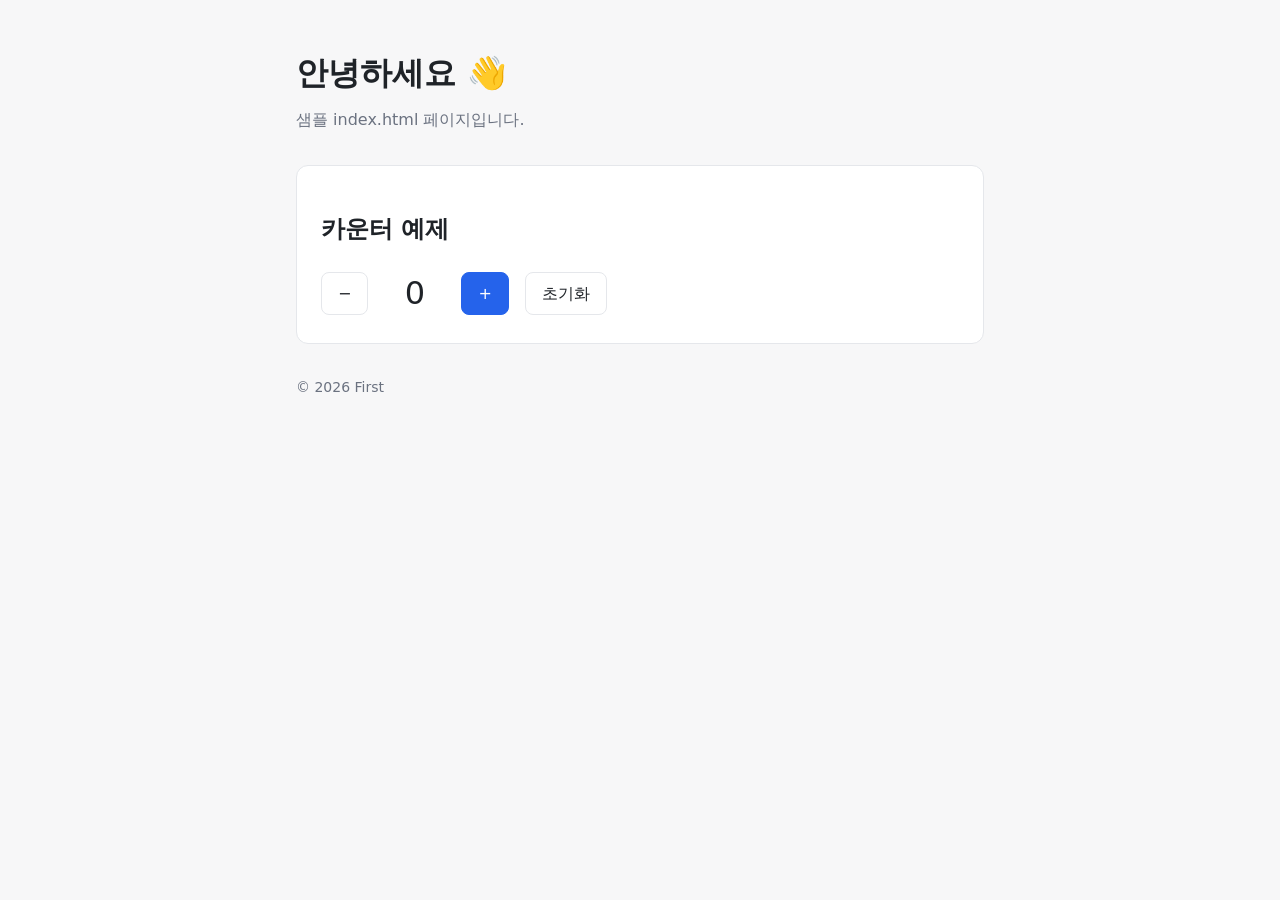
<file: index.html>
<!DOCTYPE html>
<html lang="ko">
<head>
  <meta charset="UTF-8">
  <meta name="viewport" content="width=device-width, initial-scale=1.0">
  <title>First Sample</title>
  <style>
    :root {
      --bg: #f7f7f8;
      --fg: #1f2328;
      --muted: #6b7280;
      --card: #ffffff;
      --accent: #2563eb;
      --border: #e5e7eb;
    }
    @media (prefers-color-scheme: dark) {
      :root {
        --bg: #111317;
        --fg: #e6e7ea;
        --muted: #9ca3af;
        --card: #1a1d23;
        --accent: #60a5fa;
        --border: #2a2e36;
      }
    }
    * { box-sizing: border-box; }
    body {
      margin: 0;
      font-family: system-ui, -apple-system, "Segoe UI", "Malgun Gothic", sans-serif;
      background: var(--bg);
      color: var(--fg);
      line-height: 1.6;
    }
    header, main, footer {
      max-width: 720px;
      margin: 0 auto;
      padding: 0 16px;
    }
    header { padding-top: 48px; }
    h1 { margin: 0 0 8px; font-size: 2rem; }
    .subtitle { margin: 0; color: var(--muted); }
    .card {
      background: var(--card);
      border: 1px solid var(--border);
      border-radius: 12px;
      padding: 24px;
      margin: 32px 0;
    }
    .counter { display: flex; align-items: center; gap: 16px; }
    .count { font-size: 2rem; font-variant-numeric: tabular-nums; min-width: 3ch; text-align: center; }
    button {
      font: inherit;
      padding: 8px 16px;
      border: 1px solid var(--border);
      border-radius: 8px;
      background: var(--card);
      color: var(--fg);
      cursor: pointer;
    }
    button.primary { background: var(--accent); border-color: var(--accent); color: #fff; }
    button:hover { opacity: 0.85; }
    footer { padding-bottom: 48px; color: var(--muted); font-size: 0.875rem; }
  </style>
</head>
<body>
  <header>
    <h1>안녕하세요 👋</h1>
    <p class="subtitle">샘플 index.html 페이지입니다.</p>
  </header>

  <main>
    <section class="card">
      <h2>카운터 예제</h2>
      <div class="counter">
        <button id="dec" aria-label="감소">−</button>
        <span id="count" class="count">0</span>
        <button id="inc" class="primary" aria-label="증가">+</button>
        <button id="reset">초기화</button>
      </div>
    </section>
  </main>

  <footer>
    <p>&copy; <span id="year"></span> First</p>
  </footer>

  <script>
    let count = 0;
    const countEl = document.getElementById('count');
    const render = () => { countEl.textContent = count; };

    document.getElementById('inc').addEventListener('click', () => { count++; render(); });
    document.getElementById('dec').addEventListener('click', () => { count--; render(); });
    document.getElementById('reset').addEventListener('click', () => { count = 0; render(); });
    document.getElementById('year').textContent = new Date().getFullYear();
  </script>
</body>
</html>
</file>
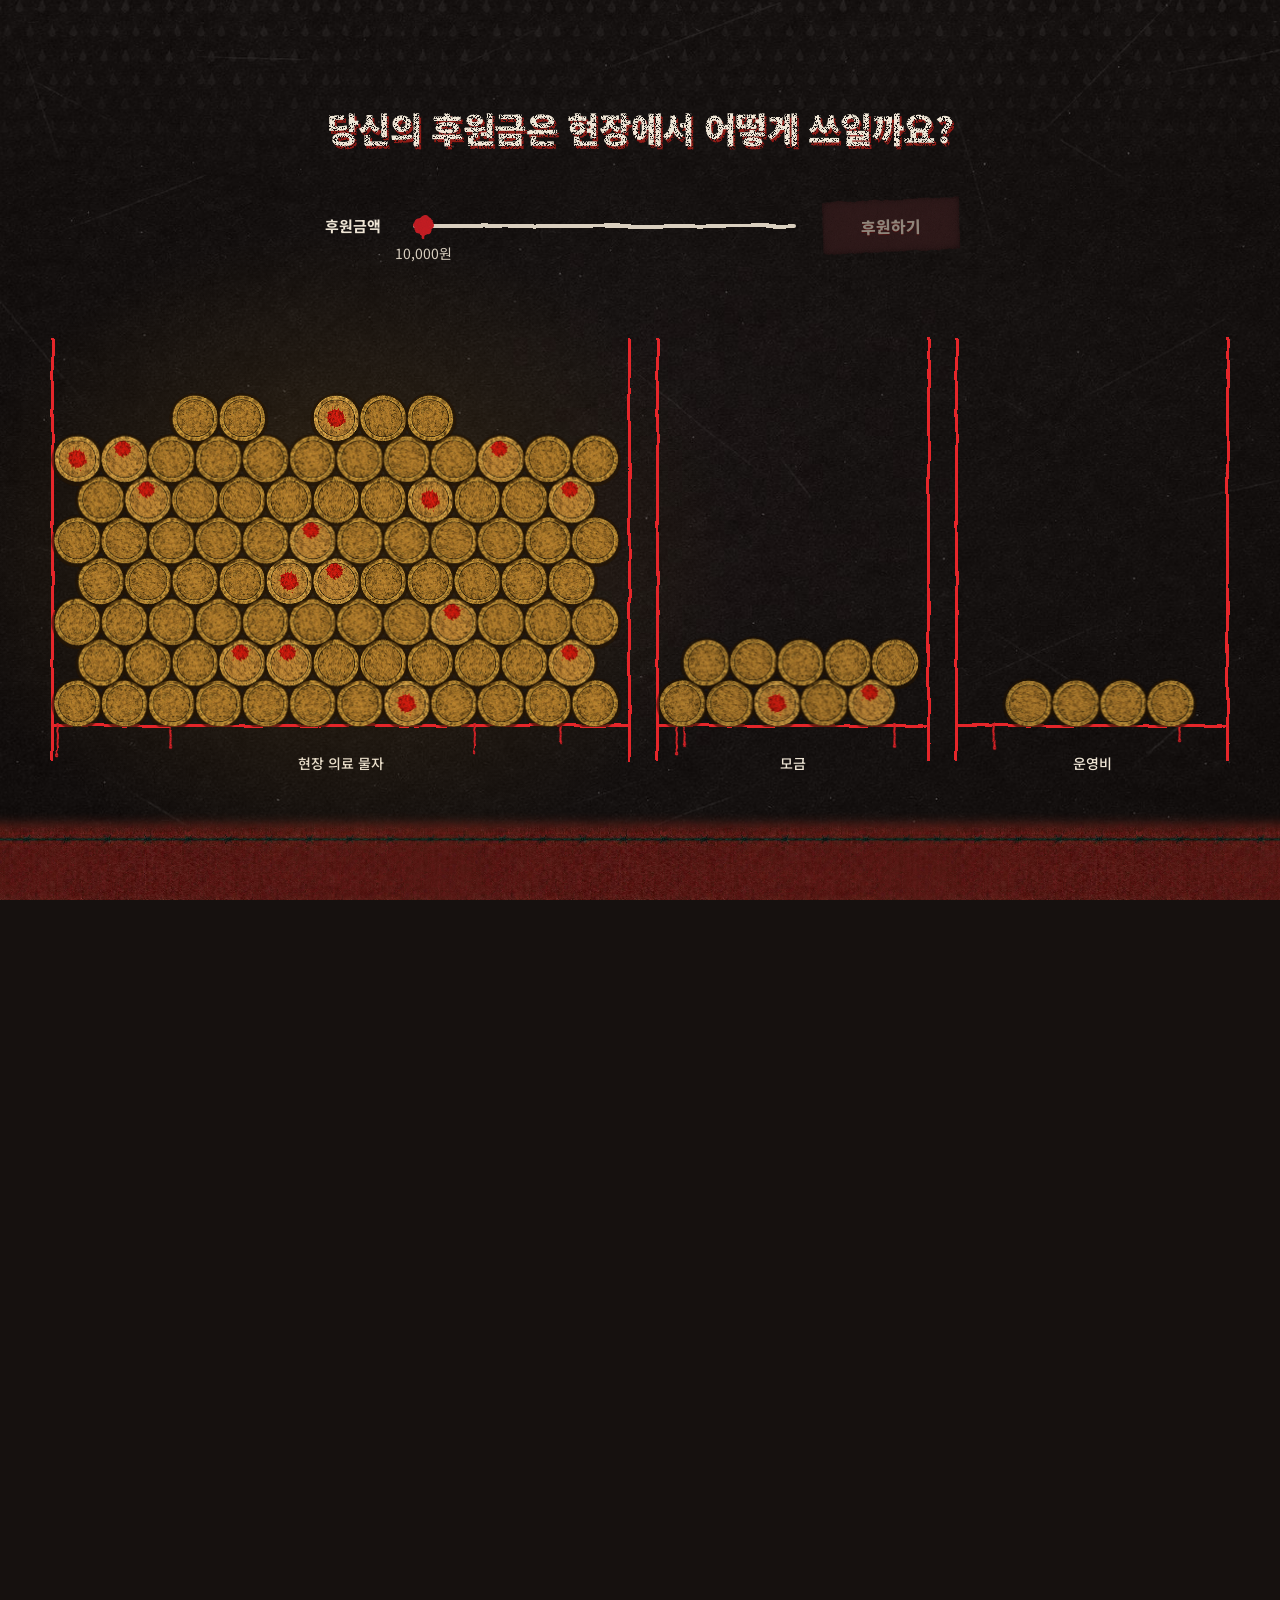
<file: public/index.html>
<!DOCTYPE html>
<html lang="ko">
<head>
  <meta charset="UTF-8">
  <meta name="viewport" content="width=device-width, initial-scale=1.0">
  <title>1만 원의 경로 — 전장의 병원은 안전한가</title>
  <meta name="description" content="후원금 1만 원이 전장의 병원에 닿기까지, 그리고 그 병원이 공격받을 때 일어나는 일을 스크롤로 따라가는 인터랙티브 스토리.">
  <meta name="theme-color" content="#121212">

  <!-- 공통 스타일 -->
  <link rel="stylesheet" href="css/style.css">
  <!-- 장면별 스타일: 장면을 추가하면 여기에 한 줄 추가 -->
  <link rel="stylesheet" href="css/scenes/s01.css">
  <link rel="stylesheet" href="css/scenes/s02.css">
  <link rel="stylesheet" href="css/scenes/s03.css">
  <link rel="stylesheet" href="css/scenes/s04.css">
  <link rel="stylesheet" href="css/scenes/s05.css">
  <link rel="stylesheet" href="css/scenes/s06.css">
  <link rel="stylesheet" href="css/scenes/s07.css">
  <link rel="stylesheet" href="css/scenes/s08.css">

</head>
<body>

  <!-- 질감 필터 (시안의 낡은 인쇄 느낌): CSS 에서 filter: url(#…) 로 사용 -->
  <svg class="fx-defs" width="0" height="0" aria-hidden="true" focusable="false">
    <!-- 글자·선에 촘촘한 검은 점 구멍을 낸다 -->
    <filter id="fx-grain" x="-5%" y="-20%" width="110%" height="140%">
      <feTurbulence type="fractalNoise" baseFrequency="1.9" numOctaves="1" seed="4" result="noise"/>
      <feColorMatrix in="noise" type="matrix" values="0 0 0 0 0  0 0 0 0 0  0 0 0 0 0  0 0 0 -14 8.6" result="holes"/>
      <feComposite in="SourceGraphic" in2="holes" operator="in"/>
    </filter>
    <!-- 손으로 그린 듯 가장자리를 흔든다 -->
    <filter id="fx-rough" x="-5%" y="-5%" width="110%" height="110%">
      <feTurbulence type="fractalNoise" baseFrequency="0.035" numOctaves="2" seed="9" result="warp"/>
      <feDisplacementMap in="SourceGraphic" in2="warp" scale="4" xChannelSelector="R" yChannelSelector="G"/>
    </filter>
    <!-- 흔들림 + 점 구멍 (수조 선, 버튼) -->
    <filter id="fx-rough-grain" x="-5%" y="-5%" width="110%" height="110%">
      <feTurbulence type="fractalNoise" baseFrequency="0.035" numOctaves="2" seed="9" result="warp"/>
      <feDisplacementMap in="SourceGraphic" in2="warp" scale="4" xChannelSelector="R" yChannelSelector="G" result="rough"/>
      <feTurbulence type="fractalNoise" baseFrequency="1.3" numOctaves="1" seed="2" result="noise"/>
      <feColorMatrix in="noise" type="matrix" values="0 0 0 0 0  0 0 0 0 0  0 0 0 0 0  0 0 0 -12 7.6" result="holes"/>
      <feComposite in="rough" in2="holes" operator="in"/>
    </filter>
  </svg>

  <!-- 공통 헤더: 현재 장면과 장면 진행 표시 -->

  <main class="story">

    <!-- =========================================================
         SCENE 01 — 1만 원의 경로 (후원금 흐름)
         부모: .scene-01 (스크롤 구간)  >  .sticky-screen (고정 화면)
         자식: .s01-headlines / .s01-control / .s01-stage / .s01-next
         ========================================================= -->
    <section class="scene scene-01" id="scene-01" data-scene="s01" data-no="01" data-title="1만 원의 경로" aria-labelledby="s01-heading">
      <div class="sticky-screen">

        <div class="s01-headlines">
          <h2 class="s01-title s01-title--ask" id="s01-heading">당신의 후원금은 <br>현장에서 어떻게 쓰일까요?</h2>
          <p class="s01-title s01-title--split">후원금의 <em>86%</em>는 중간 누수 없이<br>현장으로 직행합니다</p>
          <p class="s01-title s01-title--result"><span class="s01-total">10,000원</span> 중 <strong class="s01-field-amount">8,600원</strong>이<br>현장 의료 활동에 사용됩니다</p>
        </div>

        <form class="s01-control">
          <label class="s01-control-label" for="s01-amount">후원금액</label>
          <div class="s01-range">
            <input class="s01-amount" id="s01-amount" type="range" min="10000" max="100000" step="10000" value="10000">
            <output class="s01-amount-value" for="s01-amount">10,000원</output>
          </div>
          <button class="s01-donate" type="submit"><span>후원하기</span></button>
        </form>

        <div class="s01-stage">
          <div class="s01-tank s01-tank--field" data-rate="0.86">
            <div class="s01-tank-body">
              <span class="s01-tank-rate">86%</span>
              <div class="s01-tank-box">
                <i class="s01-drip s01-drip--long" style="left: 0.4%; --h: 30px"></i>
                <i class="s01-drip" style="left: 20%; --h: 22px"></i>
                <i class="s01-drip s01-drip--long" style="left: 73%; --h: 26px"></i>
                <i class="s01-drip" style="left: 88%; --h: 16px"></i>
              </div>
              <canvas class="s01-coins" aria-hidden="true"></canvas>
              <span class="s01-tank-badge">8,600원</span>
            </div>
            <p class="s01-tank-label">현장 의료 물자</p>
          </div>
          <div class="s01-tank s01-tank--fund" data-rate="0.10">
            <div class="s01-tank-body">
              <span class="s01-tank-rate">10%</span>
              <div class="s01-tank-box">
                <i class="s01-drip s01-drip--long" style="left: 6%; --h: 26px"></i>
                <i class="s01-drip" style="left: 9%; --h: 18px"></i>
                <i class="s01-drip" style="left: 87%; --h: 20px"></i>
              </div>
              <canvas class="s01-coins" aria-hidden="true"></canvas>
            </div>
            <p class="s01-tank-label">모금</p>
          </div>
          <div class="s01-tank s01-tank--ops" data-rate="0.04">
            <div class="s01-tank-body">
              <span class="s01-tank-rate">4%</span>
              <div class="s01-tank-box">
                <i class="s01-drip" style="left: 13%; --h: 22px"></i>
                <i class="s01-drip" style="left: 82%; --h: 14px"></i>
              </div>
              <canvas class="s01-coins" aria-hidden="true"></canvas>
            </div>
            <p class="s01-tank-label">운영비</p>
          </div>
        </div>

        <p class="s01-next">그렇다면 현장으로 전달된 <em class="s01-field-amount">8,600원</em>은<br>실제로 어떤 물품이 되어 환자들에게 닿을까요?</p>

        <p class="scroll-hint s01-hint" aria-hidden="true">
          <svg width="16" height="16" viewBox="0 0 16 16" fill="none" stroke="currentColor" stroke-width="1.5"><path d="M8 2v11M3 8l5 5 5-5"/></svg>
          스크롤해서 계속
        </p>

        <p class="visually-hidden s01-live" aria-live="polite"></p>
      </div>
    </section>

    <!-- =========================================================
         SCENE 02 — 화폐에서 생명으로 (구호 키트)
         부모: .scene-02  >  .sticky-screen
         자식: .s02-head (제목 · 버튼) / .s02-stage (동전 더미 · 물품 · 상자)
         ========================================================= -->
    <section class="scene scene-02" id="scene-02" data-scene="s02" data-no="02" data-title="화폐에서 생명으로" aria-labelledby="s02-heading">
      <div class="sticky-screen">
        <div class="s02-head">
          <div class="title-stack">
            <h2 class="scene-title s02-title s02-title--ask" id="s02-heading">이 <em class="s02-amount">8,600원</em>은 현장에서 무엇이 될까요?</h2>
            <p class="scene-title s02-title s02-title--next is-off">그렇다면 이 물품들이 모인 <em>전장의 병원</em>은 안전할까요?</p>
          </div>
          <button class="scene-btn s02-make" type="button">긴급 구호 키트 만들기</button>
        </div>

        <div class="s02-stage">
          <div class="s02-glow" aria-hidden="true"></div>
          <canvas class="s02-dust" aria-hidden="true"></canvas>
          <img class="s02-item s02-item--rutf" src="images/s02/rutf.webp" alt="RUTF 치료식">
          <img class="s02-item s02-item--b1" src="images/s02/bandage.webp" alt="붕대">
          <img class="s02-item s02-item--b2" src="images/s02/bandage.webp" alt="">
          <img class="s02-item s02-item--b3" src="images/s02/bandage.webp" alt="">
          <img class="s02-item s02-item--b4" src="images/s02/bandage.webp" alt="">
          <img class="s02-item s02-item--vaccine" src="images/s02/vaccine.webp" alt="백신">
          <img class="s02-item s02-item--syringe" src="images/s02/syringe.png" alt="주사기">
          <img class="s02-item s02-item--p1" src="images/s02/pill_1.png" alt="항생제">
          <img class="s02-item s02-item--p2" src="images/s02/pill_2.png" alt="">
          <img class="s02-item s02-item--p3" src="images/s02/pill_3.png" alt="">
          <img class="s02-item s02-item--p4" src="images/s02/pill_4.png" alt="">
          <img class="s02-item s02-item--p5" src="images/s02/pill_5.png" alt="">
          <img class="s02-item s02-item--p6" src="images/s02/pill_6.png" alt="">
          <img class="s02-item s02-item--p7" src="images/s02/pill_7.png" alt="">
          <img class="s02-item s02-item--p8" src="images/s02/pill_8.png" alt="">
          <img class="s02-item s02-item--p9" src="images/s02/pill_9.png" alt="">
          <img class="s02-crate" src="images/s02/crate_front.webp" alt="긴급 의료 키트 상자">
          <canvas class="s02-fx" aria-hidden="true"></canvas>
        </div>
      </div>
    </section>

    <!-- =========================================================
         SCENE 03 — 최후의 안전지대 (병원과 제네바협약)
         부모: .scene-03  >  .sticky-screen
         자식: .s03-world (배경 · 병원 · 보호 구역) / .s03-head (제목) / .s03-card (협약) / .s03-question
         ========================================================= -->
    <section class="scene scene-03" id="scene-03" data-scene="s03" data-no="03" data-title="최후의 안전지대" aria-labelledby="s03-heading">
      <div class="sticky-screen">
        <div class="s03-world">
          <img class="s03-bg" src="images/s03/war_bg.jpg" alt="불타는 도시와 연기">
          <span class="s03-smoke s03-smoke--1" aria-hidden="true"></span>
          <span class="s03-smoke s03-smoke--2" aria-hidden="true"></span>
          <span class="s03-smoke s03-smoke--3" aria-hidden="true"></span>
          <span class="s03-smoke s03-smoke--4" aria-hidden="true"></span>
          <span class="s03-flame s03-flame--1" aria-hidden="true"></span>
          <span class="s03-flame s03-flame--2" aria-hidden="true"></span>
          <span class="s03-flame s03-flame--3" aria-hidden="true"></span>
          <span class="s03-flame s03-flame--4" aria-hidden="true"></span>
          <svg class="s03-zone" viewBox="0 0 100 100" preserveAspectRatio="none" aria-hidden="true">
            <ellipse cx="50" cy="50" rx="49" ry="45"/>
            <ellipse class="s03-zone-draw" cx="50" cy="50" rx="49" ry="45" pathLength="2000"/>
          </svg>
          <span class="s03-zone-label" style="left: 50%; top: 82%;">보호 구역</span>
          <div class="s03-hospital">
            <img src="images/s03/hospital.webp" alt="적십자가 그려진 야전 병원">
            <img class="s03-hospital-lit" src="images/s03/hospital_lit.webp" alt="">
            <span class="s03-beam" aria-hidden="true"></span>
          </div>
          <canvas class="s03-embers" aria-hidden="true"></canvas>
        </div>

        <div class="s03-head title-stack">
          <h2 class="scene-title s03-title s03-title--0" id="s03-heading">국제법이 약속한 최후의 안전지대</h2>
          <p class="scene-title s03-title s03-title--1">국제법이 약속한 <em>최후의 안전지대</em></p>
          <p class="scene-title s03-title s03-title--2">병원은 어떤 상황에서도 <em>공격 대상이 아니다</em></p>
        </div>

        <div class="s03-dim" aria-hidden="true"></div>
        <figure class="s03-card">
          <p class="s03-card-tag">제네바 제4협약 제18조</p>
          <blockquote class="s03-card-text">민간 병원은 어떠한 상황에서도<br>공격의 대상이 될 수 없다</blockquote>
          <span class="s03-card-rule" aria-hidden="true"></span>
          <figcaption class="s03-card-source">1949 · 전시 민간인 보호에 관한 제네바 협약</figcaption>
        </figure>
        <p class="s03-question">이 약속은 현실에서도 지켜지고 있을까요?</p>
      </div>
    </section>

    <!-- =========================================================
         SCENE 04 — 하루 10번 (의료 공격 지도)
         부모: .scene-04  >  .sticky-screen
         자식: .s04-head (제목) / .s04-timeline (하루) / .s04-map (지도 · 공격 지점) / .s04-count / .s04-year
         ========================================================= -->
    <section class="scene scene-04" id="scene-04" data-scene="s04" data-no="04" data-title="하루 10번" aria-labelledby="s04-heading">
      <div class="sticky-screen">
        <div class="s04-head title-stack">
          <h2 class="scene-title s04-title s04-title--ask" id="s04-heading">오늘 하루, 병원은 몇 번 공격받을까요?</h2>
          <p class="scene-title s04-title s04-title--done">하루 평균 <em>10번</em>, 병원이 공격받습니다</p>
        </div>

        <div class="s04-timeline mono" aria-hidden="true">
          <span class="s04-wire"></span>
          <span class="s04-fill"></span>
          <span class="s04-pin"><span class="s04-clock">00:00</span></span>
          <div class="s04-ticks"><span>00:00</span><span>06:00</span><span>12:00</span><span>18:00</span><span>24:00</span></div>
        </div>

        <div class="s04-map">
          <img src="images/s04/world_dots.webp" alt="세계 지도">
        </div>

        <div class="s04-count">
          <p class="s04-count-label">오늘의 의료 공격</p>
          <p class="s04-count-num"><b>0</b><small>건</small></p>
        </div>
        <p class="visually-hidden s04-live" aria-live="polite"></p>

        <div class="s04-year">
          <p class="s04-year-from">하루 10건 → 1년</p>
          <p class="big-number s04-year-num"><b>0</b><small>건</small></p>
          <p class="s04-year-desc">2024년 전 세계 분쟁 지역 의료 공격</p>
          <p class="s04-year-badge">역대 최다</p>
          <p class="scene-title s04-question">이 수많은 공격은 전쟁 중 <span class="is-gold">우발적 사고</span>였을까요?</p>
        </div>
        <p class="scene-source">출처: Safeguarding Health in Conflict Coalition (2025)</p>
      </div>
    </section>

    <!-- =========================================================
         SCENE 05 — 보호 좌표 = 공습 좌표
         부모: .scene-05  >  .sticky-screen
         자식: .s05-map (지도) / .s05-target (병원 · 보호 원 · 핀) / .s05-scope (조준경) /
               .s05-toggle (시점 전환) / .s05-panel (좌표) / .s05-stat (81%)
         ========================================================= -->
    <section class="scene scene-05" id="scene-05" data-scene="s05" data-no="05" data-title="보호 좌표 = 공습 좌표" aria-labelledby="s05-heading">
      <div class="sticky-screen">
        <img class="s05-map" src="images/s05/city_map.jpg" alt="도시 항공 지도">
        <div class="s05-tint" aria-hidden="true"></div>
        <div class="s05-vignette" aria-hidden="true"></div>
        <div class="s05-scan" aria-hidden="true"></div>
        <span class="s05-cross s05-cross--h" aria-hidden="true"></span>
        <span class="s05-cross s05-cross--v" aria-hidden="true"></span>
        <div class="s05-frame" aria-hidden="true"><i></i><i></i><i></i><i></i></div>

        <div class="s05-target">
          <span class="s05-building" aria-hidden="true"></span>
          <span class="s05-zone" aria-hidden="true"></span>
          <svg class="s05-pin" viewBox="0 0 40 52" aria-hidden="true"><path d="M20 1C9.5 1 1 9.4 1 19.8 1 33.5 20 51 20 51s19-17.5 19-31.2C39 9.4 30.5 1 20 1z"/><circle cx="20" cy="19.5" r="10.5" fill="#eafaf0"/><path d="M17.6 12.5h4.8v4.6H27v4.8h-4.6v4.6h-4.8v-4.6H13v-4.8h4.6z" fill="#2fb36a"/></svg>
          <span class="s05-brackets" aria-hidden="true"><i></i><i></i><i></i><i></i></span>
          <span class="s05-zone-label">등록된 보호 구역</span>
        </div>
        <div class="s05-scope mono" aria-hidden="true"><svg viewBox="-50 -50 100 100"><circle r="34"/><g class="s05-spin"><path d="M0 -48 V-36 M0 36 V48 M-48 0 H-36 M36 0 H48"/><circle r="44" stroke-dasharray="6 10"/></g><path d="M-10 0 H10 M0 -10 V10"/></svg><span class="s05-lockword"></span></div>

        <div class="s05-head title-stack">
          <h2 class="scene-title s05-title s05-title--0" id="s05-heading">병원은 공격을 피하려고 <span class="is-green">위치를 미리 알립니다</span></h2>
          <p class="scene-title s05-title s05-title--1">같은 좌표를 <em>군의 조준경</em>으로 보면</p>
          <p class="scene-title s05-title s05-title--2"><span class="is-green">보호 좌표</span><span class="s05-eq">=</span><em>공습 좌표</em></p>
        </div>

        <div class="s05-toggle" role="group" aria-label="지도 시점">
          <button class="s05-view-official" type="button" aria-pressed="true">공식 보호 좌표</button>
          <button class="s05-view-target" type="button" aria-pressed="false">실제 공습 타깃</button>
        </div>

        <div class="s05-panel scene-panel">
          <div class="s05-p-official">
            <p class="s05-sub">탈분쟁화(Deconfliction) 보호 좌표</p>
            <p class="s05-coord mono">36°43'N 68°51'E</p>
            <p class="s05-ok">✓ 군 당국 사전 통보 완료</p>
          </div>
          <div class="s05-p-scan">
            <p class="s05-sub mono s05-red">TARGET ACQUISITION</p>
            <p class="s05-coord">스캔 중…</p>
            <p class="s05-sub">조준선이 등록된 좌표로 이동합니다</p>
          </div>
          <div class="s05-p-equal">
            <p class="s05-sub s05-green">군에 통보된 보호 좌표</p>
            <p class="s05-coord mono">36°43'N 68°51'E</p>
            <p class="s05-sub s05-red">공습 타깃 좌표</p>
            <p class="s05-coord mono">36°43'N 68°51'E</p>
            <span class="s05-match">100% 일치</span>
          </div>
        </div>
        <p class="s05-callout">보호받기 위해 보낸 좌표가<br>공격의 조준점이 되었습니다</p>
        <p class="s05-tgt mono">TGT 36°43'N 68°51'E<span>등록된 보호 좌표와 동일</span></p>

        <aside class="s05-stat">
          <p class="s05-stat-ask">그렇다면, 누가 공격했을까?</p>
          <p class="big-number s05-stat-num"><b>0</b><small>%</small></p>
          <p class="s05-stat-text">2024년 의료 공격의 약 81%는<br><em>국가 군대 등 국가 행위자</em>에 의해<br>일어났습니다</p>
          <div class="s05-bar" aria-hidden="true"><span></span></div>
          <div class="s05-bar-labels"><span>국가 행위자 81%</span><span>그 외 19%</span></div>
          <p class="s05-stat-note">위치를 알리는 것만으로는 병원을 지킬 수 없었습니다.<br>보호하겠다고 약속한 쪽이, 그 좌표로 공격했습니다.</p>
          <button class="scene-link s05-next" type="button">쿤두즈 외상센터, 2015년 10월 3일 →</button>
        </aside>
        <p class="visually-hidden s05-live" aria-live="polite"></p>
        <p class="scene-source">출처: Safeguarding Health in Conflict Coalition (2025)</p>
      </div>
    </section>

    <!-- =========================================================
         SCENE 06 — 쿤두즈, 2015년 10월 3일
         부모: .scene-06  >  .sticky-screen
         자식: .s06-head (시각 · 제목) / .s06-building (건물 3상태) / .s06-panel (기록 · 사망) / .s06-time (타임라인 슬라이더)
         ========================================================= -->
    <section class="scene scene-06" id="scene-06" data-scene="s06" data-no="06" data-title="쿤두즈, 2015년 10월 3일" data-phase="0" aria-labelledby="s06-heading">
      <div class="sticky-screen">
        <div class="s06-shaker">
          <div class="s06-sky" aria-hidden="true"></div>
          <span class="s06-smoke" aria-hidden="true"></span>
          <span class="s06-smoke s06-smoke--2" aria-hidden="true"></span>
          <span class="s06-smoke s06-smoke--3" aria-hidden="true"></span>
          <img class="s06-plane" src="images/s06/plane.png" alt="">
          <span class="s06-tracer" aria-hidden="true"></span>

          <div class="s06-building">
            <img class="s06-b-normal" src="images/s06/building_normal.webp" alt="불이 켜진 2층짜리 외상센터 본관">
            <img class="s06-b-burning" src="images/s06/building_burning.webp" alt="포격으로 불타는 본관">
            <img class="s06-b-ruins" src="images/s06/building_ruins.webp" alt="무너진 본관">
            <span class="s06-label" style="--x: 11%; --y: 8%;">응급실</span>
            <span class="s06-label" style="--x: 38%; --y: 8%;">수술실</span>
            <span class="s06-label" style="--x: 76%; --y: 8%;">중환자실</span>
            <span class="s06-label" style="--x: 24%; --y: 54%;">입원 병동</span>
            <span class="s06-label" style="--x: 76%; --y: 54%;">영상의학·검사실</span>
            <span class="s06-strike mono">02:08 첫 공습 · 본관 직격</span>
            <p class="s06-caption">주변 건물은 대부분 남고, 본관만 무너졌다</p>
            <canvas class="s06-embers" aria-hidden="true"></canvas>
          </div>
        </div>
        <div class="s06-flash" aria-hidden="true"></div>

        <div class="s06-head">
          <p class="s06-meta mono">2015.10.03 02:00 · 아프가니스탄 쿤두즈</p>
          <div class="title-stack s06-titles">
            <h2 class="scene-title s06-t0" id="s06-heading">북동부 <em>유일의</em> 외상센터</h2>
            <p class="scene-title s06-t1">새벽 2시 8분, 본관에 <em>첫 포격</em></p>
            <p class="scene-title s06-t2">멈춰 달라는 연락에도 <em>공격은 계속됐다</em></p>
            <p class="scene-title s06-t3">약 1시간, 본관만 <em>정확히</em> 무너졌다</p>
          </div>
        </div>

        <aside class="s06-panel scene-panel">
          <p class="scene-panel-label">기록</p>
          <div class="s06-intro">
            <p class="s06-intro-title">수술실과 중환자실이 24시간 돌아가던 병원</p>
            <p class="s06-intro-text">이 병원의 위치는 이미 군 당국에 전달되어 있었습니다.</p>
            <p class="s06-hint">↓ 스크롤하면 시간이 흐릅니다</p>
          </div>
          <ol class="s06-log">
            <li data-at="8"><time class="mono">02:08</time><span>미군 AC-130 건십이 본관을 향해 첫 포격</span></li>
            <li data-at="19"><time class="mono">02:19</time><span>국경없는의사회, 병원이 공격받고 있다고 군 측에 연락</span></li>
            <li data-at="30"><time>이후</time><span>아프가니스탄과 뉴욕에서 전화·문자로 여러 차례 중단 요청</span></li>
          </ol>
          <div class="s06-quote" data-at="40">
            <small>요청 내용</small>
            <p>“여기는 병원입니다.<br>공격을 멈춰 주세요.”</p>
          </div>
          <div class="s06-toll">
            <p class="scene-panel-label">사망</p>
            <p class="big-number s06-toll-num"><b>0</b><small>명</small></p>
            <dl>
              <dt>환자</dt><dd>24명</dd>
              <dt>의료진·직원</dt><dd>14명</dd>
              <dt>보호자</dt><dd>4명</dd>
              <dt>부상</dt><dd>37명</dd>
            </dl>
            <p class="s06-src">출처: 국경없는의사회(MSF)</p>
          </div>
        </aside>

        <div class="s06-time mono">
          <div class="s06-track">
            <span class="s06-now">02:00</span>
            <input class="scene-range s06-range" type="range" min="0" max="75" step="1" value="0" aria-label="공습 시각 (02:00부터 03:15까지)">
            <span class="s06-marks" aria-hidden="true"></span>
          </div>
          <div class="s06-ticks" aria-hidden="true"><span>02:00</span><span>02:15</span><span>02:30</span><span>02:45</span><span>03:00</span><span>03:15</span></div>
        </div>
        <p class="visually-hidden s06-live" aria-live="polite"></p>
      </div>
    </section>

    <!-- =========================================================
         SCENE 07 — 멈춘 수술실
         부모: .scene-07  >  .sticky-screen
         자식: .s07-ruins (잔해 · 비상등) / .s07-ecg (심전도) / .s07-kit (불타는 키트) / .s07-text (문장)
         ========================================================= -->
    <section class="scene scene-07" id="scene-07" data-scene="s07" data-no="07" data-title="멈춘 수술실" aria-labelledby="s07-heading">
      <div class="sticky-screen">
        <div class="s07-ruins">
          <img src="images/s06/building_ruins.webp" alt="무너진 외상센터 잔해">
          <span class="s07-glow" aria-hidden="true"></span>
          <span class="s07-lamp" aria-hidden="true"></span>
        </div>
        <h2 class="scene-title s07-text s07-text--lamp" id="s07-heading">남은 것은 <span class="is-gold">비상등</span> 하나</h2>

        <p class="scene-title s07-text s07-text--stop"><span class="s07-time mono">03:10</span>외상센터의 수술실과 중환자실이<br>멈췄습니다</p>
        <canvas class="s07-ecg" role="img" aria-label="뛰던 심전도가 평평해진다"></canvas>

        <div class="s07-kit" role="img" aria-label="당신이 보낸 구호 키트가 반쯤 불타 버렸다">
          <div class="s07-kit-layer"><img class="k-rutf" src="images/s02/rutf.webp" alt=""><img class="k-b1" src="images/s02/bandage.webp" alt=""><img class="k-b2" src="images/s02/bandage.webp" alt=""><img class="k-vac" src="images/s02/vaccine.webp" alt=""><img class="k-syr" src="images/s02/syringe.png" alt=""><img class="k-crate" src="images/s02/crate_front.webp" alt=""></div>
          <div class="s07-kit-layer s07-kit-burnt" aria-hidden="true"><img class="k-rutf" src="images/s02/rutf.webp" alt=""><img class="k-b1" src="images/s02/bandage.webp" alt=""><img class="k-b2" src="images/s02/bandage.webp" alt=""><img class="k-vac" src="images/s02/vaccine.webp" alt=""><img class="k-syr" src="images/s02/syringe.png" alt=""><img class="k-crate" src="images/s02/crate_front.webp" alt=""></div>
          <span class="s07-edge" aria-hidden="true"></span>
        </div>
        <p class="scene-title s07-text s07-text--burn"><span class="s07-sub">외상센터의 수술실과 중환자실이 멈췄습니다</span>당신이 보낸 치료식과 백신도<br>이곳에서 함께 <em>불타 사라졌습니다</em></p>
        <span class="s07-cue" aria-hidden="true"></span>
        <canvas class="s07-embers" aria-hidden="true"></canvas>
      </div>
    </section>

    <!-- =========================================================
         SCENE 08 — 꺼진 불빛 (영향 반경과 서명)
         부모: .scene-08  >  .sticky-screen
         자식: .s08-world (밤 지도 · 불빛 canvas) / .s08-radius (반경 슬라이더) / .s08-count /
               .s08-stats (통계) / .s08-end (결말 · 서명)
         ========================================================= -->
    <section class="scene scene-08" id="scene-08" data-scene="s08" data-no="08" data-title="꺼진 불빛" aria-labelledby="s08-heading">
      <div class="sticky-screen">
        <div class="s08-world">
          <img class="s08-map" src="images/s08/night_map.jpg" alt="강이 흐르는 밤의 지도">
          <canvas class="s08-lights" role="img" aria-label="병원 주변 마을의 불빛"></canvas>
          <div class="s08-center"><i></i><span>불 꺼진 외상센터</span></div>
        </div>

        <div class="s08-head">
          <div class="title-stack">
            <h2 class="scene-title s08-t0" id="s08-heading">단 하나의 병원이 사라졌을 때</h2>
            <p class="scene-title s08-t1">반경 50km, <em>불이 꺼졌다</em></p>
          </div>
          <p class="s08-sub">금빛 점은 이 병원에 기대던 주변 마을입니다</p>
        </div>

        <div class="s08-count scene-panel">
          <p class="scene-panel-label">불 꺼진 마을</p>
          <p class="big-number s08-count-num"><b>0</b><small>곳</small></p>
          <p class="s08-count-note">반경 안에 남은 외상센터: 0곳</p>
        </div>

        <div class="s08-radius">
          <label for="s08-range">영향 반경</label>
          <span class="mono s08-min">0km</span>
          <input class="scene-range s08-range" id="s08-range" type="range" min="0" max="50" step="1" value="0">
          <span class="mono s08-km">0km</span>
        </div>

        <aside class="s08-stats">
          <p class="s08-stats-year">2014년, 이 병원 한 곳이 해낸 일</p>
          <div class="s08-stat"><small>치료한 환자</small><b>22,000+</b><span class="s08-stamp">멈춤</span></div>
          <div class="s08-stat"><small>외과 수술</small><b>5,900+</b><span class="s08-stamp">멈춤</span></div>
          <p class="s08-stats-text">병원의 파괴는 건물 하나가 아니라<br><em>지역 전체의 생존 기반</em>을<br>무너뜨립니다</p>
        </aside>

        <div class="s08-end">
          <div class="s08-coin"><img src="images/s01/coin_gold_1.png" alt=""></div>
          <p class="scene-title s08-end-title">우리가 보낸 <span class="is-gold"><span class="s08-amount">1만 원</span>의 온기</span>가<br>전장의 표적이 되지 않도록</p>
          <p class="s08-end-text">병원을 의도적으로 공격하는 것은 국제법상 전쟁 범죄입니다.<br>국제인도법(제네바 협약)을 지키라는 목소리에 함께해 주세요.</p>
          <button class="scene-link s08-sign" type="button" aria-pressed="false">의료 시설 보호 촉구 서명하기 →</button>
        </div>
        <canvas class="s08-sparks" aria-hidden="true"></canvas>
        <p class="visually-hidden s08-live" aria-live="polite"></p>
        <p class="scene-source">출처: 국경없는의사회(MSF)</p>
      </div>
    </section>

    <!-- 다음 장면 자리: 새 장면은 이 아래에 같은 구조로 추가 -->

  </main>


  <!-- 공통 스크립트: 스크롤 진행률 계산과 장면 관리 -->
  <script src="js/script.js"></script>
  <!-- 장면별 스크립트: 장면을 추가하면 여기에 한 줄 추가 -->
  <script src="js/scenes/s01.js"></script>
  <script src="js/scenes/s02.js"></script>
  <script src="js/scenes/s03.js"></script>
  <script src="js/scenes/s04.js"></script>
  <script src="js/scenes/s05.js"></script>
  <script src="js/scenes/s06.js"></script>
  <script src="js/scenes/s07.js"></script>
  <script src="js/scenes/s08.js"></script>
</body>
</html>
</file>
<file: public/css/style.css>
/* =========================================================
   공통 스타일
   - 색·글꼴 토큰, 기본 리셋
   - 모든 장면이 함께 쓰는 구조: .scene(스크롤 구간) > .sticky-screen(고정 화면)
   - 공통 헤더/푸터
   장면 고유의 스타일은 css/scenes/sXX.css 에 둔다.
   ========================================================= */

/* 글꼴: Noto Sans KR (public/fonts, 페이지에 쓰인 글자만 포함 → tools/build_fonts.py) */
@font-face { font-family: "Noto Sans KR"; font-weight: 400; font-style: normal; font-display: swap; src: url("../fonts/noto_sans_kr_400.woff2") format("woff2"); }
@font-face { font-family: "Noto Sans KR"; font-weight: 500; font-style: normal; font-display: swap; src: url("../fonts/noto_sans_kr_500.woff2") format("woff2"); }
@font-face { font-family: "Noto Sans KR"; font-weight: 700; font-style: normal; font-display: swap; src: url("../fonts/noto_sans_kr_700.woff2") format("woff2"); }
@font-face { font-family: "Noto Sans KR"; font-weight: 800; font-style: normal; font-display: swap; src: url("../fonts/noto_sans_kr_800.woff2") format("woff2"); }
@font-face { font-family: "Noto Sans KR"; font-weight: 900; font-style: normal; font-display: swap; src: url("../fonts/noto_sans_kr_900.woff2") format("woff2"); }

:root {
  /* 시안 색: 탄 종이 같은 검은 배경, 크림색 글자, 선명한 피 빨강, 낡은 금 */
  --bg: #16110f;
  --bg-deep: #0e0a09;
  --fg: #efe6d6;
  --fg-soft: #d8cfc0;
  --muted: #8f857a;
  --line: #3a302a;
  --line-soft: #2a221e;
  --red: #e5262b;
  --red-deep: #8f1a17;
  --gold: #d6a23a;
  --gold-deep: #9a6d1c;
  --dim: #3d342d;


  --font: "Noto Sans KR", system-ui, -apple-system, "Apple SD Gothic Neo", "Malgun Gothic", sans-serif;
  --gutter: clamp(16px, 4vw, 64px);
  --top-space: 40px;              /* 장면 내용이 시작하는 높이 (화면 위 여백) */
  --toolbar: 0px;                 /* 모바일 주소창 높이 (주소창이 숨으면 화면이 이만큼 길어진다) */
  --ease: cubic-bezier(0.22, 1, 0.36, 1);
}

*,
*::before,
*::after { box-sizing: border-box; }

html { -webkit-text-size-adjust: 100%; }

body {
  margin: 0;
  background: var(--bg);
  color: var(--fg);
  font-family: var(--font);
  line-height: 1.5;
  word-break: keep-all;
  -webkit-font-smoothing: antialiased;
  overflow-x: clip;
}

h1, h2, h3, p { margin: 0; }
em { font-style: normal; }
button, input, output { font: inherit; color: inherit; }

.visually-hidden {
  position: absolute;
  width: 1px; height: 1px;
  margin: -1px; padding: 0;
  overflow: hidden;
  clip: rect(0 0 0 0);
  white-space: nowrap;
  border: 0;
}

/* ---------- 장면 공통 구조 ---------- */

/* 스크롤 구간. 높이는 장면마다 --scene-length 로 정한다 (예: 400vh) */
.story { overflow-x: clip; }                       /* 나타날 때의 확대 효과가 가로 스크롤을 만들지 않게 */
@supports not (overflow: clip) { body { overflow-x: hidden; } }

.scene {
  position: relative;
  height: var(--scene-length, 300vh);
}

/* 장면 전환 (크로스페이드): 두 번째 장면부터 앞 장면의 마지막 화면(100vh)과
   크로스페이드 구간(--xfade)만큼 겹쳐 놓고, 스크롤하는 동안 서서히 나타난다 (js 가 --enter 0→1).
   앞 장면은 그동안 마지막 상태로 멈춰 있다. */
:root { --xfade: 50vh; --view: 100vh; }
@supports (height: 100lvh) { :root { --xfade: 50lvh; --view: 100lvh; } }
/* 높이 = 장면 고유 길이 + 나타나는 구간(앞에 장면이 있을 때) + 겹쳐 오는 구간(뒤에 장면이 있을 때) */
.scene { height: calc(var(--scene-length, 300vh) + var(--xfade)); }
.scene + .scene {
  height: calc(var(--scene-length, 300vh) + 2 * var(--xfade));
  margin-top: calc(-1 * (var(--view) + var(--xfade)));
}
.scene + .scene:last-of-type { height: calc(var(--scene-length, 300vh) + var(--xfade)); }
.scene + .scene { --enter: 0; }
.scene > .sticky-screen { opacity: calc(var(--enter, 1) * (1 - 0.8 * var(--leave, 0))); }
.scene + .scene > .sticky-screen { transform: scale(calc(1.035 - 0.035 * var(--enter))); }
.scene.is-entering > .sticky-screen { pointer-events: none; }
.scene.is-unseen > .sticky-screen { visibility: hidden; }

/* 스크롤 구간 동안 화면에 고정되는 영역
   배경: 탄 종이 같은 검은 바탕 이미지 (images/bg.jpg — 입자 · 긁힌 자국 · 위쪽 물방울 무늬 포함) */
@supports (height: 100svh) {
  :root { --toolbar: calc(100lvh - 100svh); }
}

/* 높이는 주소창이 숨었을 때 기준(100vh = 100lvh)으로 잡아 배경·바닥이 늘 화면 끝까지 닿게 하고,
   내용은 아래쪽 여백에 --toolbar 를 더해 주소창이 보일 때 화면(100svh) 안에 들어오게 한다.
   주소창이 나타나거나 숨어도 크기가 바뀌지 않아 다시 계산하지 않는다. */
.sticky-screen {
  position: sticky;
  top: 0;
  height: 100vh;
  height: 100lvh;
  overflow: hidden;
  isolation: isolate;
  background: #16110f url("../images/bg.jpg") center / cover no-repeat;
}

/* 화면 아래 붉은 바닥과 철조망 (images/floor.webp, 가로로 이어 붙임) */
.sticky-screen::after {
  content: "";
  position: absolute;
  inset: auto 0 0 0;
  height: clamp(70px, 10vh, 112px);
  background: url("../images/floor.webp") center bottom / auto 100% repeat-x;
  pointer-events: none;
  z-index: -1;
}

/* SVG 필터 정의는 화면에 보이지 않게 */
.fx-defs { position: absolute; width: 0; height: 0; overflow: hidden; }

/* 낡은 인쇄 느낌 글자: 점 구멍 + 아래로 번진 붉은 그림자 */
.fx-print {
  color: var(--fg);
  text-shadow: 2px 3px 0 var(--red-deep);
  filter: url(#fx-grain);
}

/* 장면이 끝날 때 화면을 어둡게 덮는 막 (투명도는 장면 스크립트가 조절) */
.scroll-hint {
  position: absolute;
  left: 50%;
  bottom: calc(20px + var(--toolbar));
  transform: translateX(-50%);
  display: flex;
  align-items: center;
  gap: 8px;
  font-size: 13px;
  color: var(--muted);
  white-space: nowrap;
  pointer-events: none;
}

@media (max-width: 640px) {
  :root { --top-space: 28px; }
}

/* ---------- 터치 화면: 상태 근처에서 멈춤 ----------
   상태마다 .snap-point 를 둔다 (js/script.js 가 만든다). 가까울 때만 맞춰 주므로(proximity)
   스와이프를 막지 않는다. 세게 쓸어 여러 상태를 지나가도 전환은 js 가 한 칸씩 순서대로 재생한다. */
.snap-point {
  position: absolute;
  left: 0;
  width: 1px;
  height: 1px;
  pointer-events: none;
}

@media (pointer: coarse) {
  html { scroll-snap-type: y proximity; }              /* 손가락 움직임대로 스크롤하고, 상태 근처에서만 살짝 맞춘다 */
  .snap-point { scroll-snap-align: start; }
}

/* =========================================================
   장면 공통 부품 (S02~S08): 시안의 제목 · 도장 버튼 · 패널 · 숫자
   ========================================================= */

/* 장면 제목: 크림색 + 붉은 그림자 + 점 구멍 질감 */
.scene-title {
  margin: 0;
  font-size: clamp(22px, 2.5vw, 48px);
  font-weight: 900;
  line-height: 1.45;
  letter-spacing: -0.01em;
  color: var(--fg);
  text-shadow: 2px 3px 0 var(--red-deep);
  filter: url(#fx-grain);
  text-wrap: balance;
}
.scene-title em,
.scene-title strong { font-style: normal; color: var(--red); }
.scene-title .is-gold { color: #f0a63a; }
.scene-title .is-green { color: #4fcf86; text-shadow: 2px 3px 0 #0f3d23; }

/* 제목 여러 개를 같은 자리에서 교체 */
.title-stack { display: grid; text-align: center; }
.title-stack > * {
  grid-area: 1 / 1;
  transition: opacity 0.45s ease, transform 0.7s var(--ease);
}
.title-stack > .is-off { opacity: 0; transform: translateY(24px); }

/* 거칠게 찢긴 붉은 종이 버튼 (S01 후원하기와 같은 바탕) */
.scene-btn {
  position: relative;
  isolation: isolate;
  min-height: 42px;
  padding: 0 22px;
  border: 0;
  background: none;
  color: var(--fg);
  font: inherit;
  font-size: clamp(13px, 0.95vw, 18px);
  font-weight: 800;
  cursor: pointer;
  transform: rotate(-1deg);
  transition: transform 0.2s var(--ease), opacity 0.4s ease;
}
.scene-btn::before {
  content: "";
  position: absolute;
  inset: -3px -5px;
  z-index: -1;
  background: url("../images/s01/stamp.webp") center / 100% 100% no-repeat;
  transition: filter 0.2s;
}
.scene-btn:hover::before { filter: brightness(1.12); }
.scene-btn:active { transform: rotate(-1deg) scale(0.95); }
.scene-btn:focus-visible { outline: 2px solid var(--gold); outline-offset: 4px; }
.scene-btn:disabled { cursor: default; }
.scene-btn:disabled::before { filter: grayscale(0.7) brightness(0.45); }

/* 테두리가 둥근 외곽선 버튼 (S05 · S08) */
.scene-link {
  display: inline-flex;
  align-items: center;
  gap: 8px;
  min-height: 40px;
  padding: 0 20px;
  border: 1.5px solid var(--red);
  border-radius: 999px;
  background: rgba(229, 38, 43, 0.08);
  color: var(--fg);
  font: inherit;
  font-size: 14px;
  font-weight: 700;
  text-decoration: none;
  cursor: pointer;
  transition: background-color 0.2s, transform 0.2s var(--ease);
}
.scene-link:hover { background: rgba(229, 38, 43, 0.22); }
.scene-link:focus-visible { outline: 2px solid var(--gold); outline-offset: 3px; }

/* 어두운 반투명 패널 (기록 · 좌표 · 통계) */
.scene-panel {
  border: 1px solid rgba(239, 230, 214, 0.14);
  border-radius: 10px;
  background: rgba(14, 10, 9, 0.72);
  -webkit-backdrop-filter: blur(4px);
  backdrop-filter: blur(4px);
  padding: 18px 20px;
}
.scene-panel-label { margin: 0 0 10px; font-size: 12px; color: var(--muted); }

/* 시각 · 좌표 같은 기계식 숫자 */
.mono { font-family: ui-monospace, "SFMono-Regular", Menlo, Consolas, "Courier New", monospace; letter-spacing: 0.02em; }

/* 큰 숫자 (거친 붉은 글자) */
.big-number {
  font-weight: 900;
  line-height: 1;
  color: var(--red);
  text-shadow: 3px 4px 0 #4a0d0b;
  filter: url(#fx-rough-grain);
  font-variant-numeric: tabular-nums;
}

/* 출처 표기 */
.scene-source {
  position: absolute;
  right: var(--gutter);
  bottom: calc(10px + var(--toolbar));
  margin: 0;
  font-size: 11px;
  color: var(--muted);
  opacity: 0.8;
}

/* 장면 공통 슬라이더 (S06 타임라인 · S08 반경): 큰 터치 영역 */
.scene-range {
  -webkit-appearance: none;
  appearance: none;
  width: 100%;
  height: 32px;
  margin: 0;
  background: transparent;
  cursor: pointer;
  touch-action: pan-y;
}
.scene-range::-webkit-slider-runnable-track {
  height: 3px;
  background: linear-gradient(to right, var(--red) calc(var(--p, 0) * 100%), rgba(239, 230, 214, 0.25) calc(var(--p, 0) * 100%));
}
.scene-range::-moz-range-track { height: 3px; background: rgba(239, 230, 214, 0.25); }
.scene-range::-moz-range-progress { height: 3px; background: var(--red); }
.scene-range::-webkit-slider-thumb {
  -webkit-appearance: none;
  width: 22px; height: 22px; margin-top: -9.5px;
  border: 0; border-radius: 50%;
  background: #efe6d6 radial-gradient(circle, #fff 30%, #cfc4b2 100%);
  box-shadow: 0 0 0 6px rgba(239, 230, 214, 0.12), 0 2px 6px rgba(0, 0, 0, 0.6);
}
.scene-range::-moz-range-thumb {
  width: 22px; height: 22px; border: 0; border-radius: 50%;
  background: #efe6d6; box-shadow: 0 0 0 6px rgba(239, 230, 214, 0.12);
}
.scene-range:focus-visible { outline: 2px solid var(--gold); outline-offset: 6px; }

/* 손잡이를 끌어 보라는 신호 */
@keyframes nudge { 0%, 100% { transform: translateX(0); } 50% { transform: translateX(10px); } }

/* 화면 밖 장면의 반복 애니메이션은 멈춘다 (js 의 visible 이 .is-paused 를 붙인다) */
.scene.is-paused *,
.scene.is-paused *::before,
.scene.is-paused *::after { animation-play-state: paused !important; }
</file>
<file: public/css/scenes/s01.css>
/* =========================================================
   SCENE 01 — 1만 원의 경로 (후원금 흐름)
   방식: 상태 단계형
   부모 영역 : .scene-01  (스크롤 구간 250vh)
   고정 화면 : .scene-01 > .sticky-screen
   상태 클래스: js/script.js 가 스크롤 진행률에 따라 .scene-01 에
              is-step-1 ~ is-step-3 를 누적해서 붙인다.
              보이는 변화는 아래 transition 이 항상 같은 시간으로 재생한다.
   순서 규칙 : 사라지는 요소가 먼저, 나타나는 요소는 transition-delay 로 뒤에.
              되돌아갈 때는 기본 규칙의 delay 가 쓰이므로 순서가 거꾸로 된다.
   ========================================================= */

.scene-01 {
  --scene-length: 230vh;    /* 상태마다 스크롤 3~4번이면 다음 상태로 넘어가도록 */
  --s01-shift: 0px;          /* 컨트롤이 사라진 뒤 제목·수조가 이동할 거리 (JS) */
  --s01-field-offset: 0px;   /* 86% 수조를 가운데로 옮길 거리 (JS) */
  --s01-box-h: 86%;          /* 수조 틀 높이 (위쪽은 비율 숫자 자리) */
  --t-fast: 0.45s;
  --t: 0.7s;
  --t-slow: 0.9s;
}

/* 터치 화면: 한 번 쓸 때 움직이는 거리가 길어 상태 사이를 넓힌다 (상태 하나 ≈ 화면 80%) */
@media (pointer: coarse) {
  .scene-01 { --scene-length: 320vh; }
}

.scene-01 .sticky-screen {
  display: flex;
  flex-direction: column;
  align-items: center;
  gap: clamp(14px, 2.6vh, 30px);
  padding: calc(var(--top-space) + 4vh) var(--gutter) calc(clamp(96px, 14vh, 150px) + var(--toolbar));
}

/* =========================================================
   요소 기본 모양 (시안: 낡은 인쇄 질감, 피 빨강, 낡은 금화)
   ========================================================= */

/* ---------- 제목: 세 문장이 같은 자리에서 교체된다 ---------- */

.s01-headlines {
  display: grid;
  width: 100%;
  text-align: center;
  transition: transform var(--t-slow) var(--ease);
}

.s01-title {
  grid-area: 1 / 1;
  align-self: center;
  font-size: clamp(26px, 2.75vw, 54px);
  font-weight: 900;
  line-height: 1.45;
  letter-spacing: -0.01em;
  color: var(--fg);
  text-shadow: 2px 3px 0 var(--red-deep);
  filter: url(#fx-grain);
  transition: opacity var(--t-fast) ease, transform var(--t) var(--ease);
}

.s01-title em,
.s01-title strong { color: var(--red); font-weight: 900; }

/* 넓은 화면에서는 첫 질문을 한 줄로 (시안) */
@media (min-width: 900px) {
  .s01-title--ask br { display: none; }
}

/* ---------- 후원 금액 설정: 라벨 · 손그림 슬라이더 · 붉은 도장 버튼 ---------- */

.s01-control {
  display: flex;
  flex-wrap: wrap;
  align-items: center;
  justify-content: center;
  gap: 12px clamp(20px, 2.4vw, 56px);
  transition: opacity var(--t-fast) ease, transform var(--t) var(--ease), visibility 0s;
}

.s01-control-label {
  font-size: clamp(15px, 1.1vw, 21px);
  font-weight: 700;
  color: var(--fg);
}

.s01-range {
  --p: 0;                    /* 0~1 슬라이더 위치 (JS) */
  position: relative;
  width: clamp(200px, 30vw, 580px);
  padding-bottom: 30px;
  margin-bottom: -30px;      /* 값 표시 자리만큼 아래로 넘쳐도 줄 높이는 그대로 */
}

.s01-amount {
  -webkit-appearance: none;
  appearance: none;
  display: block;
  width: 100%;
  height: 26px;
  margin: 0;
  background: transparent;
  cursor: pointer;
  filter: url(#fx-rough);
}

.s01-amount::-webkit-slider-runnable-track {
  height: 4px;
  border-radius: 2px;
  background: linear-gradient(to right, var(--red) calc(var(--p) * 100%), #d9cfbf calc(var(--p) * 100%));
}

.s01-amount::-webkit-slider-thumb {
  -webkit-appearance: none;
  width: 22px;
  height: 24px;
  margin-top: -9px;
  border: 0;
  background: url("../../images/s01/thumb.png") center / contain no-repeat;   /* 핏방울 */
}

.s01-amount::-moz-range-track { height: 4px; border-radius: 2px; background: #d9cfbf; }
.s01-amount::-moz-range-progress { height: 4px; border-radius: 2px; background: var(--red); }
.s01-amount::-moz-range-thumb {
  width: 22px;
  height: 24px;
  border: 0;
  border-radius: 0;
  background: url("../../images/s01/thumb.png") center / contain no-repeat;
}

.s01-amount:focus-visible { outline: 2px solid var(--gold); outline-offset: 6px; }

/* 값은 슬라이더 손잡이 바로 아래를 따라간다 */
.s01-amount-value {
  position: absolute;
  top: 30px;
  left: calc(11px + (100% - 22px) * var(--p));
  transform: translateX(-50%);
  font-size: clamp(14px, 1vw, 19px);
  color: var(--fg-soft);
  white-space: nowrap;
  font-variant-numeric: tabular-nums;
}

.s01-donate {
  position: relative;
  isolation: isolate;
  min-height: 50px;
  min-width: 8em;
  padding: 0 26px;
  border: 0;
  background: none;
  color: var(--fg);
  font-size: clamp(16px, 1.15vw, 22px);
  font-weight: 800;
  cursor: pointer;
  transform: rotate(-1.2deg);
  transition: transform 0.2s var(--ease);
}

/* 거칠게 찢긴 붉은 종이 (images/s01/stamp.webp) */
.s01-donate::before {
  content: "";
  position: absolute;
  inset: -4px -6px;
  z-index: -1;
  background: url("../../images/s01/stamp.webp") center / 100% 100% no-repeat;
  transition: filter 0.2s;
}

.s01-donate span { display: inline-block; text-shadow: 0 1px 0 rgba(90, 8, 8, 0.6); }
.s01-donate:hover::before { filter: brightness(1.12); }
.s01-donate:active { transform: rotate(-1.2deg) scale(0.96); }
.s01-donate:focus-visible { outline: 2px solid var(--gold); outline-offset: 4px; }
.s01-donate:disabled { color: var(--muted); cursor: default; }
.s01-donate:disabled::before { filter: grayscale(0.7) brightness(0.4); }

/* ---------- 3개의 수조: 손으로 그은 붉은 선 ---------- */

.s01-stage {
  position: relative;
  flex: 1;
  min-height: 0;
  width: min(1500px, 100%);
  display: flex;
  align-items: stretch;
  gap: clamp(12px, 2vw, 38px);
  transition: transform var(--t-slow) var(--ease), opacity var(--t) ease;
}

.s01-tank {
  position: relative;
  display: flex;
  flex-direction: column;
  min-width: 0;
  flex: 1 1 0;
  transition: opacity var(--t-fast) ease, transform var(--t) var(--ease);
}

.s01-tank--field {
  flex: 2.12 1 0;
  transform-origin: 50% 100%;
  transition: transform var(--t-slow) var(--ease);
}

.s01-tank-body {
  position: relative;
  flex: 1;
  min-height: 0;
}

/* 86% 수조 뒤의 따뜻한 빛 (수조를 따라 움직인다) */
.s01-tank--field .s01-tank-body::before {
  content: "";
  position: absolute;
  left: -18%;
  right: -18%;
  top: -10%;
  bottom: -32%;
  background: radial-gradient(closest-side, rgba(150, 108, 34, 0.30), rgba(150, 108, 34, 0.12) 55%, transparent);
  opacity: 0.75;
  pointer-events: none;
  transition: opacity var(--t) ease;
}

/* 수조 틀: 위가 열린 붉은 선, 양옆 선은 바닥 아래로 조금 더 내려간다 */
.s01-tank-box {
  position: absolute;
  inset: auto 0 0 0;
  height: var(--s01-box-h);
  border: 3px solid var(--red);
  border-top: 0;
  filter: url(#fx-rough);
  transition: opacity var(--t) ease;
}

.s01-tank-box::before {
  content: "";
  position: absolute;
  left: -3px;
  right: -3px;
  top: 100%;
  height: 38px;
  border: 3px solid var(--red);
  border-top: 0;
  border-bottom: 0;
}

/* 바닥 선에서 흘러내린 자국 (images/s01/drip_1~3.png) */
.s01-drip {
  position: absolute;
  top: calc(100% - 1px);
  width: 5px;
  height: calc(var(--h, 18px) + 6px);
  margin-left: -1px;
  background: url("../../images/s01/drip_1.png") top center / 100% 100% no-repeat;
}

.s01-drip--long { background-image: url("../../images/s01/drip_2.png"); }

.s01-coins {
  position: absolute;
  inset: 0;
  width: 100%;
  height: 100%;
}

/* 수조 위 비율: 크고 거친 붉은 숫자 */
.s01-tank-rate {
  position: absolute;
  left: 50%;
  bottom: calc(var(--s01-box-h) + 8px);
  transform: translate(-50%, 8px);
  font-size: clamp(28px, 3.5vw, 68px);
  font-weight: 900;
  line-height: 1;
  color: #9e211d;
  font-variant-numeric: tabular-nums;
  filter: url(#fx-grain);
  opacity: 0;
  transition: opacity var(--t-fast) ease, transform var(--t) var(--ease);
}

.s01-tank--field .s01-tank-rate { color: var(--red); }

/* 시안에 없는 금액 배지는 쓰지 않는다 (금액은 결과 제목이 보여 준다) */
.s01-tank-badge { display: none; }

.s01-tank-label {
  margin-top: 26px;
  text-align: center;
  font-size: clamp(14px, 1.05vw, 20px);
  font-weight: 500;
  color: var(--fg);
  white-space: nowrap;
  transition: opacity var(--t) ease;
}

/* ---------- 다음 장면으로 잇는 질문 ---------- */

.s01-next {
  position: absolute;
  left: var(--gutter);
  right: var(--gutter);
  top: 50%;
  margin-top: -1.45em;
  text-align: center;
  font-size: clamp(20px, 2.4vw, 46px);
  font-weight: 900;
  line-height: 1.45;
  letter-spacing: -0.01em;
  color: var(--fg);
  text-shadow: 2px 3px 0 var(--red-deep);
  filter: url(#fx-grain);
  opacity: 0;
  transform: translateY(24px);
  pointer-events: none;
  transition: opacity var(--t) ease, transform var(--t) var(--ease);
}

.s01-next em { color: var(--gold); }

.s01-hint { transition: opacity 0.4s; color: var(--fg-soft); }


/* =========================================================
   상태별 변화
   ========================================================= */

/* ---------- step 0 : STATE 01·02 (기본 상태) ----------
   되돌아올 때의 순서: 다른 요소가 먼저 빠진 뒤 나타나도록 delay 를 준다 */
.s01-title--split,
.s01-title--result { opacity: 0; transform: translateY(32px); }

.s01-title--ask { transition-delay: 0.3s; }
.s01-control { transition-delay: 0.3s; }
.s01-tank--fund,
.s01-tank--ops { transition-delay: 0.35s; }

.is-dropping .s01-hint { opacity: 0; }

/* ---------- step 1 : STATE 03 분배 확인 ---------- */

/* 컨트롤과 첫 제목이 먼저 빠진다 */
.is-step-1 .s01-control {
  opacity: 0;
  transform: translateY(-12px);
  visibility: hidden;
  transition-delay: 0s, 0s, var(--t-fast);
}

.is-step-1 .s01-title--ask {
  opacity: 0;
  transform: translateY(-32px);
  transition-delay: 0s;
}

.is-step-1 .s01-hint { opacity: 0; }

/* 시안: 컨트롤이 사라져도 제목과 수조는 제자리에 있다 */

/* 그다음 둘째 제목이 아래에서 올라온다 */
.is-step-1 .s01-title--split {
  opacity: 1;
  transform: none;
  transition-delay: 0.35s;
}

/* 86% 수조는 빛이 밝아지고, 10%·4% 수조는 선과 이름이 어두워진다
   (동전 색은 JS 가 같은 시간으로 바꾼다) */
.is-step-1 .s01-tank--field .s01-tank-body::before { opacity: 1; }
.is-step-1 .s01-tank--fund .s01-tank-box,
.is-step-1 .s01-tank--ops .s01-tank-box { opacity: 0.6; }
.is-step-1 .s01-tank--fund .s01-tank-label,
.is-step-1 .s01-tank--ops .s01-tank-label { opacity: 0.55; }

.is-step-1 .s01-tank-rate {
  opacity: 1;
  transform: translate(-50%, 0);
  transition-delay: 0.25s;
}

.is-step-1 .s01-tank-badge {
  opacity: 1;
  transform: translate(-50%, 0) scale(1);
  transition-delay: 0.6s;
}

/* ---------- step 2 : STATE 04 결과 확인 ---------- */

/* 둘째 제목과 옆 수조가 먼저 빠진다 */
.is-step-2 .s01-title--split {
  opacity: 0;
  transform: translateY(-32px);
  transition-delay: 0s;
}

.is-step-2 .s01-tank--fund,
.is-step-2 .s01-tank--ops {
  opacity: 0;
  transform: translateY(24px);
  transition-delay: 0s;
}

/* 그다음 86% 수조가 가운데로 */
.is-step-2 .s01-tank--field {
  transform: translateX(var(--s01-field-offset));
  transition-delay: 0.3s;
}

/* 결과 제목이 올라온다 */
.is-step-2 .s01-title--result {
  opacity: 1;
  transform: none;
  transition-delay: 0.55s;
}

/* ---------- step 3 : 다음 장면 질문 ---------- */

/* 수조가 아래로 물러나며 어두워진다 */
.is-step-3 .s01-stage {
  opacity: 0.12;
  transform: translateY(40%);
}

/* 결과 확인(STATE 04)부터 비율 숫자는 빠진다 (시안) */
.is-step-2 .s01-tank--field .s01-tank-rate { opacity: 0; transition-delay: 0s; }

.is-step-3 .s01-next {
  opacity: 1;
  transform: none;
  transition-delay: 0.4s;
}

/* 동전이 떨어지는 동안에는 배지를 띄우지 않는다 (쌓인 뒤 등장) */
.is-dropping .s01-tank-badge { opacity: 0; transition-delay: 0s; }


/* ---------- 움직임 줄이기 설정 ---------- */
@media (prefers-reduced-motion: reduce) {
  .scene-01 * ,
  .scene-01 *::after {
    transition-duration: 0.01s !important;
    transition-delay: 0s !important;
  }
}

@media (max-width: 640px) {
  .scene-01 .sticky-screen { padding-bottom: calc(92px + var(--toolbar)); }
  .s01-control { gap: 10px 16px; }
  .s01-range { width: calc(100% - 5em); }
  .s01-donate { margin-top: 24px; min-width: 60%; }
  .s01-tank--field { flex-grow: 1.9; }
  .s01-tank-label { margin-top: 20px; font-size: 12px; }
  .s01-tank-box { border-width: 2px; }
  .s01-tank-box::before { border-width: 2px; height: 22px; }
}
</file>
<file: public/css/scenes/s02.css>
/* =========================================================
   SCENE 02 — 화폐에서 생명으로 (구호 키트)
   방식: 클릭 + 상태 단계형
   부모 영역 : .scene-02 (스크롤 구간)   고정 화면 : .scene-02 > .sticky-screen
   상태      : .is-made (버튼 클릭 또는 자동) → is-step-2 (상자에 담김) → is-step-3 (다음 질문)
   물품 위치 : 무대(.s02-stage) 기준 % — 흩어진 배치(--x,--y,--w,--r), 담긴 배치(--px,--py,--pw,--pr)
   ========================================================= */

.scene-02 { --scene-length: 260vh; }
@media (pointer: coarse) { .scene-02 { --scene-length: 340vh; } }

.scene-02 .sticky-screen {
  display: flex;
  flex-direction: column;
  align-items: center;
  padding: calc(var(--top-space) + 5vh) var(--gutter) calc(clamp(80px, 12vh, 140px) + var(--toolbar));
  gap: clamp(14px, 2.4vh, 28px);
}

.s02-head { display: flex; flex-direction: column; align-items: center; gap: clamp(14px, 2.2vh, 24px); }
.s02-make { transition: opacity 0.4s ease, transform 0.2s var(--ease); }
.is-step-2 .s02-make { opacity: 0; pointer-events: none; }

/* ---------- 무대 ---------- */
.s02-stage {
  position: relative;
  flex: 1;
  width: min(1100px, 100%);
  max-height: 560px;
  min-height: 0;
}
@supports (aspect-ratio: 1) {
  .s02-stage { flex: 0 1 auto; aspect-ratio: 1100 / 520; height: auto; max-height: calc(100% - 120px); }
}

.s02-glow {
  position: absolute;
  inset: -10% 0;
  background: radial-gradient(50% 55% at 52% 58%, rgba(214, 162, 58, 0.32), rgba(214, 162, 58, 0.08) 55%, transparent 75%);
  opacity: 0.55;
  transition: opacity 1.2s ease;
  pointer-events: none;
}
.is-made .s02-glow { opacity: 1; }

.s02-fx,
.s02-dust {
  position: absolute;
  inset: -20% -10% 0;
  width: 120%;
  height: 120%;
  pointer-events: none;
}
.s02-fx { z-index: 4; }

/* ---------- 물품 ---------- */
.s02-item {
  position: absolute;
  left: var(--x);
  top: var(--y);
  width: var(--w);
  height: auto;
  z-index: 2;
  transform: translate(-50%, -50%) rotate(var(--r, 0deg)) scale(0.2);
  opacity: 0;
  filter: drop-shadow(0 10px 14px rgba(0, 0, 0, 0.55));
  transition:
    left 0.9s var(--ease) var(--pd, 0s),
    top 0.9s var(--ease) var(--pd, 0s),
    width 0.9s var(--ease) var(--pd, 0s),
    transform 0.9s cubic-bezier(0.34, 1.56, 0.64, 1) var(--d, 0s),
    opacity 0.4s ease var(--d, 0s);
  pointer-events: none;
}
/* 처음엔 동전 더미 자리에 숨어 있다 */
.scene-02:not(.is-made) .s02-item { left: 52%; top: 70%; transition-duration: 0.4s; transition-delay: 0s; }

.is-made .s02-item {
  opacity: 1;
  transform: translate(-50%, -50%) rotate(var(--r, 0deg)) scale(1);
  animation: s02-float var(--f, 4s) ease-in-out var(--d, 0s) infinite;
}
@keyframes s02-float { 0%, 100% { translate: 0 0; } 50% { translate: 0 -7px; } }

/* 상자에 담긴 배치 */
.is-step-2 .s02-item {
  left: var(--px);
  top: var(--py);
  width: var(--pw);
  transform: translate(-50%, -50%) rotate(var(--pr, 0deg)) scale(1);
  animation: none;
}

.s02-item--rutf    { --x: 21%; --y: 37%; --w: 37%; --r: -2deg;  --px: 37%; --py: 32%; --pw: 29%; --pr: -4deg; --d: 0.05s; --pd: 0.05s; --f: 4.6s; }
.s02-item--b1      { --x: 19%; --y: 72%; --w: 12%;             --px: 33%; --py: 49%; --pw: 9%;  --d: 0.15s; --pd: 0.12s; --f: 3.8s; z-index: 3; }
.s02-item--b2      { --x: 31%; --y: 57%; --w: 11%;             --px: 43%; --py: 42%; --pw: 9%;  --d: 0.2s;  --pd: 0.16s; --f: 4.2s; }
.s02-item--b3      { --x: 31%; --y: 80%; --w: 11%;             --px: 52%; --py: 49%; --pw: 9%;  --d: 0.25s; --pd: 0.2s;  --f: 3.6s; z-index: 3; }
.s02-item--b4      { --x: 42%; --y: 56%; --w: 11%;             --px: 47%; --py: 48%; --pw: 8%;  --d: 0.3s;  --pd: 0.22s; --f: 4.4s; }
.s02-item--vaccine { --x: 54%; --y: 57%; --w: 11%;             --px: 60%; --py: 33%; --pw: 8%;  --d: 0.35s; --pd: 0.26s; --f: 5s; }
.s02-item--syringe { --x: 66%; --y: 79%; --w: 40%; --r: -6deg; --px: 74%; --py: 30%; --pw: 22%; --pr: -38deg; --d: 0.4s; --pd: 0.3s; --f: 4.8s; z-index: 3; }
.s02-item--p1 { --x: 74%; --y: 22%; --w: 5%;  --r: 25deg;  --px: 64%; --py: 46%; --pw: 3.6%; --pr: 60deg;  --d: 0.45s; --pd: 0.34s; --f: 3.4s; }
.s02-item--p2 { --x: 83%; --y: 12%; --w: 5%;  --r: -20deg; --px: 67%; --py: 42%; --pw: 3.6%; --pr: 10deg;  --d: 0.48s; --pd: 0.35s; --f: 3.9s; }
.s02-item--p3 { --x: 92%; --y: 24%; --w: 5%;  --r: 40deg;  --px: 70%; --py: 47%; --pw: 3.6%; --pr: -30deg; --d: 0.5s;  --pd: 0.36s; --f: 4.1s; }
.s02-item--p4 { --x: 79%; --y: 40%; --w: 5.5%; --r: -35deg; --px: 66%; --py: 50%; --pw: 3.6%; --pr: 80deg;  --d: 0.52s; --pd: 0.37s; --f: 3.7s; }
.s02-item--p5 { --x: 89%; --y: 45%; --w: 5%;  --r: 15deg;  --px: 72%; --py: 51%; --pw: 3.6%; --pr: 20deg;  --d: 0.55s; --pd: 0.38s; --f: 4.3s; }
.s02-item--p6 { --x: 71%; --y: 55%; --w: 5%;  --r: 70deg;  --px: 63%; --py: 52%; --pw: 3.4%; --pr: -50deg; --d: 0.58s; --pd: 0.39s; --f: 3.5s; }
.s02-item--p7 { --x: 96%; --y: 60%; --w: 4.5%; --r: -50deg; --px: 75%; --py: 49%; --pw: 3.4%; --pr: 40deg;  --d: 0.6s;  --pd: 0.4s;  --f: 4s; }
.s02-item--p8 { --x: 84%; --y: 66%; --w: 4.5%; --r: 30deg;  --px: 69%; --py: 53%; --pw: 3.4%; --pr: -10deg; --d: 0.62s; --pd: 0.41s; --f: 3.8s; }
.s02-item--p9 { --x: 77%; --y: 70%; --w: 4.5%; --r: -15deg; --px: 77%; --py: 53%; --pw: 3.4%; --pr: 70deg;  --d: 0.65s; --pd: 0.42s; --f: 4.5s; }

/* ---------- 상자 앞판: 아래에서 올라와 물품을 가린다 ---------- */
.s02-crate {
  position: absolute;
  left: 52%;
  top: 70%;
  width: 66%;
  height: auto;
  z-index: 5;
  transform: translate(-50%, -50%) translateY(70%);
  opacity: 0;
  filter: drop-shadow(0 18px 20px rgba(0, 0, 0, 0.6));
  transition: transform 0.9s var(--ease), opacity 0.5s ease;
  pointer-events: none;
}
.is-step-2 .s02-crate {
  transform: translate(-50%, -50%);
  opacity: 1;
  transition-delay: 0.25s;
  animation: s02-thud 0.5s ease-out 1.05s 1;
}
@keyframes s02-thud { 0% { translate: 0 0; } 40% { translate: 0 6px; } 100% { translate: 0 0; } }

/* ---------- 제목 교체 ---------- */
.is-step-3 .s02-title--ask { opacity: 0; transform: translateY(-20px); }
.is-step-3 .s02-title--next { opacity: 1; transform: none; transition-delay: 0.35s; }

/* 상자가 다음 장면으로 가며 살짝 어두워짐 */
.is-step-3 .s02-stage { filter: brightness(0.85); transition: filter 0.8s ease; }

@media (max-width: 640px) {
  .scene-02 .sticky-screen { padding-top: calc(var(--top-space) + 4vh); }
  @supports (aspect-ratio: 1) { .s02-stage { aspect-ratio: 1 / 0.82; } }
  .s02-item--rutf { --w: 44%; --x: 26%; --y: 26%; }
  .s02-item--syringe { --w: 52%; --x: 60%; --y: 84%; }
  .s02-item--vaccine { --w: 15%; }
  .s02-crate { width: 92%; }
  .is-step-2 .s02-item--rutf { --pw: 38%; --px: 32%; }
  .is-step-2 .s02-item--syringe { --pw: 30%; --px: 80%; }
}

@media (prefers-reduced-motion: reduce) {
  .s02-item, .s02-crate { transition-duration: 0.01s !important; transition-delay: 0s !important; animation: none !important; }
}
</file>
<file: public/css/scenes/s03.css>
/* =========================================================
   SCENE 03 — 최후의 안전지대 (병원과 제네바협약)
   방식: 상태 단계형
   부모 영역 : .scene-03          고정 화면 : .scene-03 > .sticky-screen
   무대      : .s03-world — 배경 그림과 같은 16:9 비율. 병원 · 보호 구역 · 불빛을 % 좌표로 올려
               어떤 화면 비율에서도 지면과 병원이 어긋나지 않는다.
   상태      : is-step-1 보호 구역 → is-step-2 불 켜짐 · 약속 → is-step-3 협약 카드 · 질문
   ========================================================= */

.scene-03 { --scene-length: 270vh; }
@media (pointer: coarse) { .scene-03 { --scene-length: 360vh; } }

.scene-03 .sticky-screen {
  background: #1d0f0c radial-gradient(120% 70% at 50% 20%, #3a1712 0%, #1d0f0c 60%, #120a08 100%);
}
.scene-03 .sticky-screen::after { display: none; }   /* 공통 붉은 바닥 대신 장면 그림의 지면 */

.s03-world {
  position: absolute;
  left: 50%;
  bottom: 0;
  width: max(100%, calc(100lvh * 16 / 9));
  aspect-ratio: 16 / 9;
  transform: translateX(-50%);
}
@media (max-aspect-ratio: 4 / 5) {
  .s03-world { width: 210%; bottom: 4vh; }
  .scene-03 .sticky-screen { background-color: #140b09; }
}

.s03-bg {
  position: absolute;
  inset: 0;
  width: 100%;
  height: 100%;
  object-fit: cover;
  -webkit-mask-image: linear-gradient(to bottom, transparent, #000 16%);
  mask-image: linear-gradient(to bottom, transparent, #000 16%);
  animation: s03-drift 24s ease-in-out infinite alternate;
}
@keyframes s03-drift { from { transform: scale(1); } to { transform: scale(1.05) translateY(-0.6%); } }

/* 위로 흘러가는 연기 */
.s03-smoke {
  position: absolute;
  width: 30%;
  aspect-ratio: 1;
  border-radius: 50%;
  background: radial-gradient(closest-side, rgba(8, 5, 4, 0.75), rgba(8, 5, 4, 0.35) 55%, transparent);
  filter: blur(12px);
  opacity: 0;
  animation: s03-smoke 14s linear infinite;
  pointer-events: none;
}
.s03-smoke--1 { left: -4%; top: 30%; }
.s03-smoke--2 { left: 72%; top: 34%; animation-delay: -5s; }
.s03-smoke--3 { left: 6%; top: 36%; animation-delay: -9s; width: 22%; }
.s03-smoke--4 { left: 80%; top: 30%; animation-delay: -2s; width: 24%; }
@keyframes s03-smoke {
  0% { transform: translate(0, 10%) scale(0.6); opacity: 0; }
  20% { opacity: 0.8; }
  100% { transform: translate(6%, -90%) scale(1.5); opacity: 0; }
}

/* 불빛이 일렁이는 자리 (배경 그림의 불길 위) */
.s03-flame {
  position: absolute;
  width: 12%;
  aspect-ratio: 1;
  border-radius: 50%;
  background: radial-gradient(closest-side, rgba(255, 140, 40, 0.55), rgba(255, 90, 20, 0.15) 60%, transparent);
  mix-blend-mode: screen;
  transform: translate(-50%, -50%);
  animation: s03-flicker 0.9s ease-in-out infinite alternate;
  pointer-events: none;
}
.s03-flame--1 { left: 5%;  top: 70%; }
.s03-flame--2 { left: 21%; top: 71%; animation-delay: -0.3s; }
.s03-flame--3 { left: 91%; top: 69%; animation-delay: -0.6s; }
.s03-flame--4 { left: 98%; top: 70%; animation-delay: -0.2s; }
@keyframes s03-flicker { from { opacity: 0.55; transform: translate(-50%, -50%) scale(0.92); } to { opacity: 1; transform: translate(-50%, -52%) scale(1.06); } }

.s03-embers { position: absolute; inset: 0; width: 100%; height: 100%; pointer-events: none; }

/* ---------- 보호 구역: 바닥의 붉은 점선 타원 ---------- */
.s03-zone {
  position: absolute;
  left: 13%;
  top: 68%;
  width: 74%;
  height: 18%;
  overflow: visible;
  pointer-events: none;
}
.s03-zone ellipse {
  fill: rgba(229, 38, 43, 0.06);
  stroke: var(--red);
  stroke-width: 2.5;
  stroke-dasharray: 14 10;
  vector-effect: non-scaling-stroke;
  opacity: 0;
  transition: opacity 0.6s ease;
}
.s03-zone .s03-zone-draw {
  fill: none;
  stroke-width: 0.6;
  vector-effect: none;
  stroke-dasharray: 2000;
  stroke-dashoffset: 2000;
  opacity: 0;
  transition: stroke-dashoffset 1.4s var(--ease);
}
.is-step-1 .s03-zone ellipse { opacity: 1; transition-delay: 1.1s; }
.is-step-1 .s03-zone .s03-zone-draw { stroke-dashoffset: 0; opacity: 0; transition: stroke-dashoffset 1.4s var(--ease) 0.3s, opacity 0.4s ease 1.6s; animation: s03-draw-show 1.7s linear 1; }
@keyframes s03-draw-show { 0%, 90% { opacity: 0.9; } 100% { opacity: 0; } }
.is-step-1 .s03-zone { animation: s03-pulse 3s ease-in-out 2s infinite; }
@keyframes s03-pulse { 50% { filter: drop-shadow(0 0 10px rgba(229, 38, 43, 0.6)); } }

.s03-zone-label {
  position: absolute;
  left: 50%;
  top: 80%;
  transform: translate(-50%, 0);
  padding: 2px 10px;
  border-radius: 4px;
  background: rgba(229, 38, 43, 0.85);
  color: #fff;
  font-size: clamp(10px, 0.8vw, 14px);
  font-weight: 700;
  opacity: 0;
  transition: opacity 0.5s ease 1.4s;
}
.is-step-1 .s03-zone-label { opacity: 1; }

/* ---------- 병원 ---------- */
.s03-hospital {
  position: absolute;
  left: 27.5%;
  top: 44.5%;
  width: 45%;
}
.s03-hospital img { display: block; width: 100%; height: auto; }
.s03-hospital-lit {
  position: absolute;
  inset: 0;
  opacity: 0;
  transition: opacity 0.6s ease;
}
.is-step-2 .s03-hospital-lit { opacity: 1; animation: s03-lights 0.9s steps(1) 1; }
@keyframes s03-lights { 0% { opacity: 0; } 15% { opacity: 1; } 25% { opacity: 0.2; } 40% { opacity: 1; } 55% { opacity: 0.5; } 70%, 100% { opacity: 1; } }

/* 적십자에서 문으로 내려오는 붉은 빛 */
.s03-beam {
  position: absolute;
  left: 50%;
  top: 22%;
  width: 3px;
  height: 66%;
  margin-left: -1.5px;
  background: linear-gradient(to bottom, rgba(255, 70, 60, 0.95), rgba(229, 38, 43, 0.5));
  box-shadow: 0 0 14px 4px rgba(229, 38, 43, 0.55);
  transform-origin: top;
  transform: scaleY(0);
  transition: transform 0.9s var(--ease);
}
.is-step-1 .s03-beam { transform: scaleY(1); }
.is-step-3 .s03-beam { opacity: 0.4; }

/* ---------- 제목 ---------- */
.s03-head {
  position: absolute;
  left: var(--gutter);
  right: var(--gutter);
  top: calc(var(--top-space) + 6vh);
  z-index: 3;
}
.s03-title--1 { transition-delay: 0.2s; }
.is-step-1 .s03-title--0 { opacity: 0; }
.s03-title--1 { opacity: 0; }
.is-step-1 .s03-title--1 { opacity: 1; transform: none; }
.is-step-2 .s03-title--1 { opacity: 0; transform: translateY(-16px); transition-delay: 0s; }
.s03-title--2 { opacity: 0; transform: translateY(24px); }
.is-step-2 .s03-title--2 { opacity: 1; transform: none; transition-delay: 0.4s; }
.is-step-3 .s03-title--2 { opacity: 0; transition-delay: 0s; }

/* ---------- 협약 카드: 위에서 떨어져 붙는다 ---------- */
.s03-dim {
  position: absolute;
  inset: 0;
  z-index: 2;
  background: linear-gradient(to bottom, rgba(10, 6, 5, 0.78), rgba(10, 6, 5, 0.62) 60%, rgba(10, 6, 5, 0.78));
  opacity: 0;
  transition: opacity 0.8s ease;
  pointer-events: none;
}
.is-step-3 .s03-dim { opacity: 1; }

.s03-card {
  position: absolute;
  left: 50%;
  top: calc(var(--top-space) + 4vh);
  z-index: 4;
  width: min(920px, 90vw);
  min-height: calc(min(920px, 90vw) * 0.41);
  margin: 0;
  display: flex;
  flex-direction: column;
  align-items: center;
  justify-content: center;
  gap: clamp(8px, 1.2vw, 16px);
  padding: 4% 9%;
  background: url("../../images/s03/paper.webp") center / 100% 100% no-repeat;
  color: #2a211d;
  text-align: center;
  filter: drop-shadow(0 18px 24px rgba(0, 0, 0, 0.65));
  transform: translate(-50%, -140%) rotate(-8deg);
  opacity: 0;
  transition: transform 0.9s cubic-bezier(0.34, 1.4, 0.64, 1) 0.3s, opacity 0.3s ease 0.3s;
}
.is-step-3 .s03-card { transform: translate(-50%, 0) rotate(-1deg); opacity: 1; }

.s03-card-tag {
  margin: 0;
  padding: 2px 14px;
  border: 1.5px solid var(--red);
  border-radius: 999px;
  color: var(--red);
  font-size: clamp(11px, 0.95vw, 16px);
  font-weight: 800;
}
.s03-card-text {
  margin: 0;
  font-size: clamp(17px, 1.9vw, 36px);
  font-weight: 900;
  line-height: 1.4;
  letter-spacing: -0.01em;
  word-break: keep-all;
}
.s03-card-rule { width: 54px; height: 2px; background: #2a211d; opacity: 0.7; }
.s03-card-source { margin: 0; font-size: clamp(10px, 0.85vw, 14px); opacity: 0.75; }

.s03-question {
  position: absolute;
  left: var(--gutter);
  right: var(--gutter);
  bottom: calc(26% + var(--toolbar));
  z-index: 4;
  margin: 0;
  text-align: center;
  font-size: clamp(20px, 2.4vw, 46px);
  font-weight: 900;
  color: var(--red);
  text-shadow: 2px 3px 0 #3a0806;
  filter: url(#fx-grain);
  opacity: 0;
  transform: translateY(20px);
  transition: opacity 0.6s ease, transform 0.8s var(--ease);
}
.is-step-3 .s03-question { opacity: 1; transform: none; transition-delay: 1.1s; }

@media (max-width: 640px) {
  .s03-card { width: 94vw; padding: 5% 8%; }
  .s03-question { bottom: calc(34% + var(--toolbar)); }
}
@media (prefers-reduced-motion: reduce) {
  .s03-bg, .s03-smoke, .s03-flame, .s03-zone { animation: none !important; }
}
</file>
<file: public/css/scenes/s04.css>
/* =========================================================
   SCENE 04 — 하루 10번 (의료 공격 지도)
   방식: 스크롤 연동형 (하루 시각) + 상태 단계형 (1년 숫자 · 질문)
   부모 영역 : .scene-04          고정 화면 : .scene-04 > .sticky-screen
   연동      : 진행률 0~0.66 → 00:00~24:00. 시각이 공격 시각을 지나면 .s04-hit.is-on
   상태      : is-step-1 1년 3,623건 → is-step-2 질문
   ========================================================= */

.scene-04 { --scene-length: 460vh; }
@media (pointer: coarse) { .scene-04 { --scene-length: 520vh; } }

.scene-04 .sticky-screen {
  display: flex;
  flex-direction: column;
  align-items: center;
  padding: calc(var(--top-space) + 4vh) var(--gutter) calc(clamp(80px, 11vh, 130px) + var(--toolbar));
}
.scene-04 .sticky-screen::after { opacity: 0.55; }

/* ---------- 제목 ---------- */
.s04-head { width: 100%; z-index: 3; }
.s04-title--done { opacity: 0; transform: translateY(20px); }
.is-day-done .s04-title--ask { opacity: 0; transform: translateY(-16px); }
.is-day-done .s04-title--done { opacity: 1; transform: none; transition-delay: 0.25s; }
.is-step-1 .s04-head { opacity: 0; transition: opacity 0.5s ease; }

/* ---------- 타임라인: 철조망 줄 + 진행 + 시각 핀 ---------- */
.s04-timeline {
  position: relative;
  width: min(820px, 88%);
  height: 54px;
  margin-top: clamp(18px, 3vh, 34px);
  z-index: 3;
  transition: opacity 0.5s ease;
}
.is-step-1 .s04-timeline { opacity: 0; }
.s04-wire {
  position: absolute;
  left: 0; right: 0; top: 22px;
  height: 10px;
  background:
    url("data:image/svg+xml,%3Csvg xmlns='http://www.w3.org/2000/svg' width='22' height='10'%3E%3Cpath d='M0 5 H22' stroke='%237a6f66' stroke-width='1.2'/%3E%3Cpath d='M9 1 L13 9 M13 1 L9 9' stroke='%237a6f66' stroke-width='1.2'/%3E%3C/svg%3E") repeat-x left center / 22px 10px;
}
.s04-fill {
  position: absolute;
  left: 0; top: 26px;
  height: 2px;
  width: calc(var(--t, 0) * 100%);
  background: var(--red);
  box-shadow: 0 0 8px rgba(229, 38, 43, 0.7);
}
.s04-mark {
  position: absolute;
  top: 20px;
  width: 2px; height: 14px;
  margin-left: -1px;
  background: var(--red);
  opacity: 0;
  transform: scaleY(0.3);
  transition: opacity 0.3s, transform 0.3s var(--ease);
}
.s04-mark.is-on { opacity: 1; transform: none; }
.s04-ticks { position: absolute; left: 0; right: 0; top: 38px; display: flex; justify-content: space-between; font-size: clamp(9px, 0.75vw, 12px); color: var(--muted); }
.s04-ticks span { width: 0; display: flex; justify-content: center; white-space: nowrap; }
.s04-pin {
  position: absolute;
  top: 20px;
  left: calc(var(--t, 0) * 100%);
  width: 14px; height: 14px;
  margin: -1px 0 0 -7px;
  border-radius: 50%;
  background: #efe6d6;
  box-shadow: 0 0 0 4px rgba(239, 230, 214, 0.15);
}
.s04-clock {
  position: absolute;
  bottom: 100%;
  left: 50%;
  transform: translate(-50%, -2px);
  font-size: clamp(11px, 0.85vw, 14px);
  color: var(--fg);
  white-space: nowrap;
}

/* ---------- 지도 ---------- */
.s04-map {
  position: relative;
  width: min(1180px, 96%);
  margin-top: clamp(10px, 2vh, 24px);
  aspect-ratio: 1600 / 783;
  max-height: 62%;
  transition: opacity 0.8s ease, filter 0.8s ease, transform 1.2s var(--ease);
}
.s04-map > img { width: 100%; height: 100%; object-fit: contain; opacity: 0.55; }
.is-step-1 .s04-map { opacity: 0.35; filter: blur(1px); transform: scale(0.96); }

/* 공격 지점: 붉은 점 + 퍼지는 동심원 */
.s04-hit {
  position: absolute;
  left: var(--x);
  top: var(--y);
  width: 0; height: 0;
}
.s04-hit::before,
.s04-hit::after,
.s04-hit i {
  content: "";
  position: absolute;
  left: 0; top: 0;
  border-radius: 50%;
  transform: translate(-50%, -50%) scale(0);
  opacity: 0;
}
.s04-hit::before { width: 12px; height: 12px; background: #ff3b33; box-shadow: 0 0 14px 5px rgba(255, 50, 40, 0.7); transition: transform 0.4s cubic-bezier(0.34, 1.8, 0.64, 1), opacity 0.3s; }
.s04-hit::after,
.s04-hit i { width: 70px; height: 70px; border: 1.5px solid rgba(255, 60, 50, 0.8); }
.s04-hit.is-on::before { transform: translate(-50%, -50%) scale(1); opacity: 1; animation: s04-glow 2.4s ease-in-out 0.4s infinite; }
.s04-hit.is-on::after { animation: s04-ring 2.4s ease-out infinite; }
.s04-hit.is-on i { animation: s04-ring 2.4s ease-out 1.2s infinite; }
.s04-hit.is-new::after { animation: s04-blast 0.9s ease-out 1, s04-ring 2.4s ease-out 0.9s infinite; }
@keyframes s04-ring { 0% { transform: translate(-50%, -50%) scale(0.1); opacity: 0.9; } 100% { transform: translate(-50%, -50%) scale(1.4); opacity: 0; } }
@keyframes s04-blast { 0% { transform: translate(-50%, -50%) scale(0.1); opacity: 1; border-width: 6px; } 100% { transform: translate(-50%, -50%) scale(2.6); opacity: 0; border-width: 1px; } }
@keyframes s04-glow { 50% { box-shadow: 0 0 22px 9px rgba(255, 50, 40, 0.5); } }

/* 시각 · 내용 꼬리표: 마지막 공격만 */
.s04-tag {
  position: absolute;
  left: var(--x);
  top: var(--y);
  transform: translate(14px, -130%) rotate(-3deg);
  padding: 3px 10px;
  background: #b51c1f;
  color: #fff;
  font-size: clamp(10px, 0.85vw, 14px);
  font-weight: 700;
  white-space: nowrap;
  box-shadow: 0 6px 14px rgba(0, 0, 0, 0.5);
  opacity: 0;
  pointer-events: none;
  transition: opacity 0.3s ease, transform 0.4s var(--ease);
}
.s04-tag.is-show { opacity: 1; transform: translate(14px, -150%) rotate(-3deg); }
.s04-tag.is-left { transform: translate(calc(-100% - 14px), -130%) rotate(3deg); }
.s04-tag.is-left.is-show { transform: translate(calc(-100% - 14px), -150%) rotate(3deg); }

/* ---------- 오늘의 의료 공격 N건 ---------- */
.s04-count {
  position: absolute;
  left: var(--gutter);
  bottom: calc(clamp(90px, 15vh, 170px) + var(--toolbar));
  z-index: 3;
  transition: opacity 0.5s ease;
}
.is-step-1 .s04-count { opacity: 0; }
.s04-count-label { margin: 0 0 4px; font-size: 12px; color: var(--muted); }
.s04-count-num { margin: 0; font-size: clamp(40px, 4.4vw, 80px); font-weight: 900; line-height: 1; color: var(--fg); filter: url(#fx-grain); }
.s04-count-num b { font-weight: 900; display: inline-block; }
.s04-count-num small { font-size: 0.38em; margin-left: 4px; }
.s04-count.is-red .s04-count-num b { color: var(--red); }
.s04-count-num b.is-bump { animation: s04-bump 0.35s ease-out; }
@keyframes s04-bump { 40% { transform: scale(1.35); color: #ff5a4f; } }

/* ---------- 1년 3,623건 ---------- */
.s04-year {
  position: absolute;
  inset: 0;
  z-index: 4;
  display: flex;
  flex-direction: column;
  align-items: center;
  justify-content: center;
  gap: clamp(8px, 1.4vh, 16px);
  padding: var(--top-space) var(--gutter) calc(14vh + var(--toolbar));
  text-align: center;
  opacity: 0;
  pointer-events: none;
  transition: opacity 0.6s ease;
}
.is-step-1 .s04-year { opacity: 1; transition-delay: 0.3s; }
.s04-year-from { margin: 0; font-size: clamp(12px, 1vw, 16px); color: var(--fg-soft); }
.s04-year-num { margin: 0; font-size: clamp(72px, 10vw, 190px); }
.s04-year-num small { font-size: 0.32em; margin-left: 6px; }
.s04-year-desc { margin: 0; font-size: clamp(14px, 1.25vw, 22px); font-weight: 800; color: var(--fg); }
.s04-year-badge { margin: 0; padding: 3px 12px; border: 1.5px solid var(--red); border-radius: 4px; color: var(--red); font-size: 13px; font-weight: 800; transform: scale(0); transition: transform 0.4s cubic-bezier(0.34, 1.8, 0.64, 1) 1.5s; }
.is-step-1 .s04-year-badge { transform: scale(1) rotate(-3deg); }
.s04-question {
  margin: clamp(18px, 4vh, 48px) 0 0;
  font-size: clamp(18px, 2.1vw, 40px);
  opacity: 0;
  transform: translateY(20px);
  transition: opacity 0.6s ease, transform 0.8s var(--ease);
}
.is-step-2 .s04-question { opacity: 1; transform: none; }

@media (max-width: 640px) {
  .s04-map { width: 100%; margin-top: 8vh; }
  .s04-count { bottom: calc(110px + var(--toolbar)); }
  .s04-hit::after, .s04-hit i { width: 44px; height: 44px; }
  }
@media (prefers-reduced-motion: reduce) {
  .s04-hit::after, .s04-hit i { animation: none !important; }
}
</file>
<file: public/css/scenes/s05.css>
/* =========================================================
   SCENE 05 — 보호 좌표 = 공습 좌표
   방식: 클릭(시점 전환) + 상태 단계형
   부모 영역 : .scene-05          고정 화면 : .scene-05 > .sticky-screen
   시점      : .is-view-target (실제 공습 타깃) / 없으면 공식 보호 좌표 — 버튼으로 언제든 전환
   상태      : is-step-1 조준경 접근 → is-step-2 좌표 일치 · 잠금 → is-step-3 81% 패널
   ========================================================= */

.scene-05 { --scene-length: 300vh; --c: #4fcf86; --c-dim: rgba(79, 207, 134, 0.18); }
@media (pointer: coarse) { .scene-05 { --scene-length: 360vh; } }
.scene-05.is-view-target { --c: #ff3b33; --c-dim: rgba(255, 59, 51, 0.18); }

.scene-05 .sticky-screen { background: #0f0c0a; }
.scene-05 .sticky-screen::after { display: none; }

/* ---------- 지도 ---------- */
.s05-map {
  position: absolute;
  inset: -4%;
  width: 108%;
  height: 108%;
  object-fit: cover;
  animation: s05-pan 30s ease-in-out infinite alternate;
  transition: filter 0.8s ease;
}
@keyframes s05-pan { from { transform: translate(0, 0) scale(1); } to { transform: translate(-1.5%, -1%) scale(1.04); } }
.is-step-1 .s05-map,
.is-view-target .s05-map { filter: saturate(0.6) brightness(0.9); }

.s05-tint {
  position: absolute;
  inset: 0;
  background: radial-gradient(70% 70% at 50% 52%, rgba(160, 20, 16, 0.22), rgba(90, 8, 6, 0.55));
  mix-blend-mode: multiply;
  opacity: 0;
  transition: opacity 0.7s ease;
  pointer-events: none;
}
.is-view-target .s05-tint { opacity: 1; }
.s05-vignette { position: absolute; inset: 0; background: radial-gradient(80% 80% at 50% 50%, transparent 40%, rgba(6, 4, 3, 0.75)); pointer-events: none; }

/* 위아래로 지나가는 스캔 선 (타깃 시점) */
.s05-scan {
  position: absolute;
  left: 0; right: 0; top: 0;
  height: 18%;
  background: linear-gradient(to bottom, transparent, rgba(255, 59, 51, 0.12), transparent);
  opacity: 0;
  animation: s05-scan 3.2s linear infinite;
  pointer-events: none;
}
.is-view-target .s05-scan { opacity: 1; }
@keyframes s05-scan { from { transform: translateY(-100%); } to { transform: translateY(560%); } }

/* ---------- 십자선 ---------- */
.s05-cross {
  position: absolute;
  background: var(--c);
  opacity: 0.55;
  transition: background-color 0.6s ease;
  pointer-events: none;
}
.s05-cross--h { left: 0; right: 0; top: 52%; height: 1px; background: repeating-linear-gradient(to right, var(--c) 0 10px, transparent 10px 18px); }
.s05-cross--v { top: 0; bottom: 0; left: 50%; width: 1px; background: repeating-linear-gradient(to bottom, var(--c) 0 10px, transparent 10px 18px); }
.is-view-target .s05-cross--h { background: var(--c); opacity: 0.6; }
.is-view-target .s05-cross--v { background: var(--c); opacity: 0.6; }

/* ---------- 병원 표시: 건물 사각형 · 보호 원 · 핀 ---------- */
.s05-target {
  position: absolute;
  left: 50%;
  top: 52%;
  width: clamp(150px, 15vw, 290px);
  aspect-ratio: 1;
  transform: translate(-50%, -50%);
}
.s05-building {
  position: absolute;
  inset: 18% 14% 22% 14%;
  border: 1.5px solid color-mix(in srgb, var(--c) 70%, transparent);
  background: var(--c-dim);
  transition: border-color 0.6s, background-color 0.6s;
}
.s05-zone {
  position: absolute;
  inset: 0;
  border: 2px dashed var(--c);
  border-radius: 50%;
  background: radial-gradient(closest-side, var(--c-dim), transparent);
  animation: s05-breathe 2.8s ease-in-out infinite;
  transition: border-color 0.6s;
}
@keyframes s05-breathe { 50% { transform: scale(1.06); opacity: 0.75; } }
.is-step-2 .s05-zone { animation: none; opacity: 0.35; }

.s05-pin {
  position: absolute;
  left: 50%;
  top: 50%;
  width: 26%;
  transform: translate(-50%, -88%);
  filter: drop-shadow(0 0 14px rgba(79, 207, 134, 0.6)) drop-shadow(0 4px 4px rgba(0, 0, 0, 0.6));
  animation: s05-drop 0.8s cubic-bezier(0.34, 1.6, 0.64, 1) 1;
}
@keyframes s05-drop { from { transform: translate(-50%, -260%); opacity: 0; } }
.s05-pin path { fill: #2fb36a; }
.is-view-target .s05-pin { filter: drop-shadow(0 0 14px rgba(79, 207, 134, 0.5)); }

.s05-zone-label {
  position: absolute;
  left: 50%;
  top: 104%;
  transform: translateX(-50%);
  font-size: clamp(11px, 0.85vw, 14px);
  font-weight: 700;
  color: var(--c);
  white-space: nowrap;
  transition: color 0.6s;
}
.is-step-1 .s05-zone-label { opacity: 0; }

/* 건물을 조이는 모서리 괄호 (잠금) */
.s05-brackets { position: absolute; inset: 6%; opacity: 0; transform: scale(1.5); transition: opacity 0.4s, transform 0.6s var(--ease); }
.s05-brackets i { position: absolute; width: 22%; height: 22%; border: 3px solid #ff3b33; }
.s05-brackets i:nth-child(1) { left: 0; top: 0; border-right: 0; border-bottom: 0; }
.s05-brackets i:nth-child(2) { right: 0; top: 0; border-left: 0; border-bottom: 0; }
.s05-brackets i:nth-child(3) { left: 0; bottom: 0; border-right: 0; border-top: 0; }
.s05-brackets i:nth-child(4) { right: 0; bottom: 0; border-left: 0; border-top: 0; }
.is-step-2 .s05-brackets { opacity: 1; transform: none; transition-delay: 0.6s; animation: s05-lock 0.9s steps(2) 1.2s 3; }
@keyframes s05-lock { 50% { opacity: 0.2; } }

/* ---------- 조준경 ---------- */
.s05-scope {
  position: absolute;
  left: 50%;
  top: 52%;
  width: clamp(110px, 10vw, 200px);
  aspect-ratio: 1;
  color: #ff3b33;
  opacity: 0;
  transform: translate(-50%, -50%) translate(26vw, -24vh) rotate(-60deg) scale(1.3);
  transition: transform 1.6s cubic-bezier(0.65, 0, 0.35, 1), opacity 0.5s ease;
  pointer-events: none;
}
.s05-scope svg { width: 100%; height: 100%; overflow: visible; }
.s05-scope svg circle, .s05-scope svg path { fill: none; stroke: currentColor; stroke-width: 2; }
.s05-scope .s05-spin { transform-origin: 0 0; animation: s05-spin 6s linear infinite; }
@keyframes s05-spin { to { transform: rotate(360deg); } }
.is-step-1.is-view-target .s05-scope { opacity: 1; transform: translate(-50%, -50%) translate(6vw, -6vh) rotate(-15deg) scale(1); }
.is-step-2.is-view-target .s05-scope { opacity: 1; transform: translate(-50%, -50%); transition-duration: 0.8s; }
.s05-lockword {
  position: absolute;
  left: 100%;
  bottom: 100%;
  font-size: 12px;
  font-weight: 700;
  white-space: nowrap;
  animation: s05-blink 0.8s steps(2) infinite;
}
@keyframes s05-blink { 50% { opacity: 0.25; } }
.s05-lockword::after { content: "LOCKING..."; }
.is-step-2 .s05-lockword { animation: none; }
.is-step-2 .s05-lockword::after { content: "LOCKED"; }

/* 화면 네 모서리의 조준 프레임 */
.s05-frame i { position: absolute; width: 56px; height: 56px; border: 3px solid #ff3b33; opacity: 0; transition: opacity 0.5s, transform 0.6s var(--ease); }
.s05-frame i:nth-child(1) { left: 2.5%; top: calc(var(--top-space) + 1%); border-right: 0; border-bottom: 0; transform: translate(-20px, -20px); }
.s05-frame i:nth-child(2) { right: 2.5%; top: calc(var(--top-space) + 1%); border-left: 0; border-bottom: 0; transform: translate(20px, -20px); }
.s05-frame i:nth-child(3) { left: 2.5%; bottom: calc(3% + var(--toolbar)); border-right: 0; border-top: 0; transform: translate(-20px, 20px); }
.s05-frame i:nth-child(4) { right: 2.5%; bottom: calc(3% + var(--toolbar)); border-left: 0; border-top: 0; transform: translate(20px, 20px); }
.is-view-target .s05-frame i { opacity: 0.9; transform: none; }

/* ---------- 제목 ---------- */
.s05-head { position: absolute; left: var(--gutter); right: var(--gutter); top: calc(var(--top-space) + 5vh); z-index: 3; }
.s05-title--1, .s05-title--2 { opacity: 0; transform: translateY(24px); }
.is-step-1 .s05-title--0 { opacity: 0; transform: translateY(-16px); }
.is-step-1 .s05-title--1 { opacity: 1; transform: none; transition-delay: 0.3s; }
.is-step-2 .s05-title--1 { opacity: 0; transform: translateY(-16px); transition-delay: 0s; }
.is-step-2 .s05-title--2 { opacity: 1; transform: none; transition-delay: 0.3s; }
.is-step-3 .s05-head { opacity: 0; transition: opacity 0.4s; }
.s05-eq { color: var(--fg); margin: 0 0.15em; }

/* ---------- 시점 전환 버튼 ---------- */
.s05-toggle {
  position: absolute;
  right: var(--gutter);
  top: calc(var(--top-space) + 15vh);
  z-index: 4;
  display: flex;
  gap: 4px;
  padding: 4px;
  border: 1px solid rgba(239, 230, 214, 0.15);
  border-radius: 999px;
  background: rgba(14, 10, 9, 0.8);
}
.s05-toggle button {
  min-height: 34px;
  padding: 0 16px;
  border: 0;
  border-radius: 999px;
  background: transparent;
  color: var(--muted);
  font: inherit;
  font-size: 13px;
  font-weight: 700;
  cursor: pointer;
  transition: background-color 0.3s, color 0.3s;
}
.s05-toggle button:focus-visible { outline: 2px solid var(--gold); outline-offset: 2px; }
.s05-toggle button[aria-pressed="true"] { color: #0c0a09; }
.s05-toggle .s05-view-official[aria-pressed="true"] { background: #4fcf86; }
.s05-toggle .s05-view-target[aria-pressed="true"] { background: #ff3b33; color: #fff; }
.is-step-3 .s05-toggle { opacity: 0; pointer-events: none; }

/* ---------- 좌표 패널 ---------- */
.s05-panel {
  position: absolute;
  left: var(--gutter);
  top: calc(var(--top-space) + 15vh);
  z-index: 4;
  width: min(330px, 40vw);
  display: grid;
}
.s05-panel > div { grid-area: 1 / 1; transition: opacity 0.4s ease; }
.s05-panel .s05-coord { margin: 4px 0; font-size: clamp(18px, 1.6vw, 28px); font-weight: 700; color: var(--fg); }
.s05-panel .s05-ok { margin: 0; font-size: 12px; color: #4fcf86; }
.s05-panel .s05-red { color: #ff3b33; }
.s05-panel .s05-green { color: #4fcf86; }
.s05-panel .s05-sub { margin: 0; font-size: 12px; color: var(--muted); }
.s05-panel .s05-match { display: inline-block; margin-top: 8px; padding: 2px 10px; border: 1.5px solid #ff3b33; border-radius: 999px; color: #ff3b33; font-size: 12px; font-weight: 800; }
.s05-p-scan, .s05-p-equal { opacity: 0; }
.is-view-target .s05-p-official { opacity: 0; }
.is-view-target .s05-p-scan { opacity: 1; }
.is-step-2 .s05-p-official, .is-step-2 .s05-p-scan { opacity: 0; }
.is-step-2 .s05-p-equal { opacity: 1; }
.is-step-3 .s05-panel { opacity: 0; transition: opacity 0.4s; }

/* 잠금 순간의 붉은 말풍선 */
.s05-callout {
  position: absolute;
  left: calc(50% + clamp(80px, 8vw, 160px));
  top: calc(52% + 3vh);
  z-index: 4;
  max-width: 260px;
  padding: 10px 14px;
  background: #c41d20;
  color: #fff;
  font-size: clamp(12px, 0.95vw, 15px);
  font-weight: 700;
  line-height: 1.5;
  box-shadow: 0 10px 24px rgba(0, 0, 0, 0.55);
  opacity: 0;
  transform: translateY(12px) scale(0.92);
  transition: opacity 0.4s, transform 0.5s cubic-bezier(0.34, 1.6, 0.64, 1);
}
.is-step-2 .s05-callout { opacity: 1; transform: none; transition-delay: 1.4s; }
.is-step-3 .s05-callout { opacity: 0; transition-delay: 0s; }

/* ---------- 81% 패널 ---------- */
.s05-stat {
  position: absolute;
  top: 0; right: 0; bottom: 0;
  z-index: 5;
  width: min(560px, 42%);
  display: flex;
  flex-direction: column;
  justify-content: center;
  gap: 14px;
  padding: var(--top-space) clamp(24px, 3vw, 56px) calc(40px + var(--toolbar));
  background: linear-gradient(to right, rgba(14, 10, 9, 0.85), #120d0b 18%);
  border-left: 1px solid rgba(239, 230, 214, 0.08);
  transform: translateX(100%);
  transition: transform 0.9s var(--ease);
}
.is-step-3 .s05-stat { transform: none; }
.s05-stat-ask { margin: 0; font-size: 14px; color: var(--muted); }
.s05-stat-num { margin: 0; font-size: clamp(80px, 9vw, 170px); }
.s05-stat-num small { font-size: 0.6em; }
.s05-stat-text { margin: 0; font-size: clamp(17px, 1.5vw, 26px); font-weight: 800; line-height: 1.5; color: var(--fg); }
.s05-stat-text em { font-style: normal; color: var(--red); }
.s05-bar { height: 10px; background: rgba(239, 230, 214, 0.12); position: relative; overflow: hidden; }
.s05-bar span { position: absolute; inset: 0 auto 0 0; width: 0; background: repeating-linear-gradient(45deg, #e5262b 0 6px, #c11d20 6px 12px); transition: width 1.6s var(--ease) 0.5s; }
.is-step-3 .s05-bar span { width: 81%; }
.s05-bar-labels { display: flex; justify-content: space-between; margin-top: -6px; font-size: 11px; color: var(--muted); }
.s05-stat-note { margin: 0; font-size: 13px; line-height: 1.7; color: var(--fg-soft); }
.s05-next { align-self: flex-start; margin-top: 6px; }
.s05-tgt { position: absolute; left: var(--gutter); top: calc(var(--top-space) + 3vh); z-index: 4; margin: 0; font-size: 12px; color: #ff3b33; opacity: 0; transition: opacity 0.4s; }
.s05-tgt span { display: block; color: var(--muted); }
.is-step-3 .s05-tgt { opacity: 1; transition-delay: 0.5s; }
.is-step-3 .s05-target, .is-step-3 .s05-scope { left: 29%; transition: left 0.9s var(--ease), transform 0.8s, opacity 0.5s; }
.is-step-3 .s05-cross--v { left: 29%; transition: left 0.9s var(--ease); }
.s05-target, .s05-cross--v { transition: left 0.9s var(--ease); }

@media (max-width: 760px) {
  .s05-toggle { left: 50%; right: auto; transform: translateX(-50%); top: calc(var(--top-space) + 22vh); }
  .s05-toggle button { padding: 0 12px; font-size: 12px; white-space: nowrap; }
  .s05-panel { top: auto; bottom: calc(4vh + var(--toolbar)); left: var(--gutter); right: var(--gutter); width: auto; padding: 12px 16px; }
  .s05-callout { left: var(--gutter); right: var(--gutter); top: calc(52% + 92px); max-width: none; text-align: center; }
  .s05-stat { top: auto; left: 0; width: 100%; height: 72%; padding: 28px var(--gutter) calc(30px + var(--toolbar)); transform: translateY(100%); border-left: 0; border-top: 1px solid rgba(239, 230, 214, 0.1); background: #120d0b; gap: 10px; }
  .is-step-3 .s05-target, .is-step-3 .s05-scope { left: 50%; top: 22%; }
  .is-step-3 .s05-cross--v { left: 50%; }
  .s05-stat-num { font-size: 84px; }
  .s05-frame i { width: 34px; height: 34px; }
}
@media (prefers-reduced-motion: reduce) {
  .s05-map, .s05-zone, .s05-scan, .s05-spin, .s05-lockword { animation: none !important; }
}
</file>
<file: public/css/scenes/s06.css>
/* =========================================================
   SCENE 06 — 쿤두즈, 2015년 10월 3일
   방식: 스크롤 연동형 — 진행률 0~1 이 02:00~03:15. 타임라인을 끌면 그 시각 위치로 스크롤된다
   부모 영역 : .scene-06          고정 화면 : .scene-06 > .sticky-screen
   상태      : data-phase 0 정상 → 1 첫 포격 → 2 공격 계속 → 3 무너짐 (스크롤 시각으로 정함)
   ========================================================= */

.scene-06 { --scene-length: 460vh; }
@media (pointer: coarse) { .scene-06 { --scene-length: 520vh; } }

.scene-06 .sticky-screen { background: #0e0a09; }
.scene-06 .sticky-screen::after { opacity: 0.6; }

/* 불길에 물드는 하늘 */
.s06-sky {
  position: absolute;
  inset: 0;
  background:
    radial-gradient(45% 55% at 34% 62%, rgba(255, 110, 40, 0.55), rgba(160, 40, 18, 0.35) 45%, transparent 75%),
    linear-gradient(to bottom, rgba(70, 20, 12, 0.6), transparent 70%);
  opacity: 0;
  transition: opacity 1.2s ease;
  pointer-events: none;
}
[data-phase="1"] .s06-sky { opacity: 0.6; }
[data-phase="2"] .s06-sky { opacity: 1; }
[data-phase="3"] .s06-sky { opacity: 0.2; }

/* 위로 솟는 검은 연기 */
.s06-smoke {
  position: absolute;
  left: 34%;
  bottom: 30%;
  width: 26vw;
  aspect-ratio: 1;
  border-radius: 50%;
  background: radial-gradient(closest-side, rgba(10, 6, 5, 0.9), rgba(10, 6, 5, 0.5) 55%, transparent);
  filter: blur(14px);
  transform: translateX(-50%);
  opacity: 0;
  pointer-events: none;
}
.s06-smoke--2 { width: 20vw; animation-delay: -3s; }
.s06-smoke--3 { width: 30vw; animation-delay: -6s; }
[data-phase="1"] .s06-smoke,
[data-phase="2"] .s06-smoke,
[data-phase="3"] .s06-smoke { animation: s06-plume 9s linear infinite; }
[data-phase="3"] .s06-smoke { filter: blur(18px) opacity(0.45); }
@keyframes s06-plume {
  0% { transform: translate(-50%, 20%) scale(0.4); opacity: 0; }
  15% { opacity: 0.85; }
  100% { transform: translate(-30%, -150%) scale(1.6); opacity: 0; }
}

/* ---------- 머리글 ---------- */
.s06-head {
  position: absolute;
  left: var(--gutter);
  right: var(--gutter);
  top: calc(var(--top-space) + 3vh);
  z-index: 4;
  text-align: center;
}
.s06-meta { margin: 0 0 8px; font-size: clamp(12px, 1vw, 17px); color: var(--fg-soft); }
.s06-titles > * { opacity: 0; transform: translateY(18px); }
[data-phase="0"] .s06-t0,
[data-phase="1"] .s06-t1,
[data-phase="2"] .s06-t2,
[data-phase="3"] .s06-t3 { opacity: 1; transform: none; }

/* ---------- 건물 ---------- */
.s06-building {
  position: absolute;
  left: 6%;
  bottom: calc(22% + var(--toolbar));
  width: min(58vw, 1100px);
  aspect-ratio: 1500 / 500;
  z-index: 2;
}
.s06-building img {
  position: absolute;
  inset: 0;
  width: 100%;
  height: 100%;
  object-fit: contain;
  object-position: bottom;
  opacity: 0;
  transition: opacity 0.7s ease;
}
[data-phase="0"] .s06-b-normal,
[data-phase="1"] .s06-b-burning,
[data-phase="2"] .s06-b-burning,
[data-phase="3"] .s06-b-ruins { opacity: 1; }
[data-phase="2"] .s06-b-burning { animation: s06-fire 0.5s ease-in-out infinite alternate; }
@keyframes s06-fire { from { filter: brightness(1); } to { filter: brightness(1.18) saturate(1.1); } }

.s06-embers { position: absolute; left: -10%; right: -10%; bottom: 0; width: 120%; height: 260%; pointer-events: none; z-index: 3; }

.s06-label {
  position: absolute;
  left: var(--x);
  top: var(--y);
  z-index: 3;
  transform: translate(-50%, -50%);
  padding: 2px 8px;
  border-radius: 3px;
  background: rgba(10, 8, 7, 0.88);
  color: var(--fg);
  font-size: clamp(9px, 0.7vw, 12px);
  font-weight: 700;
  white-space: nowrap;
  transition: opacity 0.5s;
}
[data-phase="3"] .s06-label { opacity: 0; }
.s06-strike {
  position: absolute;
  left: 38%;
  top: 8%;
  z-index: 4;
  padding: 3px 10px;
  background: #c41d20;
  color: #fff;
  font-size: clamp(10px, 0.8vw, 13px);
  font-weight: 700;
  white-space: nowrap;
  transform: translate(-50%, -140%) rotate(-3deg) scale(0.6);
  opacity: 0;
  transition: opacity 0.3s, transform 0.4s cubic-bezier(0.34, 1.6, 0.64, 1);
}
[data-phase="1"] .s06-strike { opacity: 1; transform: translate(-50%, -140%) rotate(-3deg); }
.s06-caption { position: absolute; left: 50%; top: 104%; transform: translateX(-50%); margin: 0; font-size: 12px; color: var(--fg-soft); white-space: nowrap; opacity: 0; transition: opacity 0.6s 0.4s; }
[data-phase="3"] .s06-caption { opacity: 1; }

/* ---------- 비행기와 포탄 궤적 ---------- */
.s06-plane {
  position: absolute;
  right: -20vw;
  top: calc(var(--top-space) + 16vh);
  width: clamp(120px, 12vw, 220px);
  z-index: 3;
  opacity: 0;
  filter: drop-shadow(0 0 1px rgba(0, 0, 0, 0.8));
  transform: scaleX(-1);
  pointer-events: none;
}
.s06-plane.is-fly { animation: s06-fly 3.2s linear 1; }
@keyframes s06-fly {
  0% { right: -20vw; opacity: 1; }
  100% { right: 110vw; opacity: 1; }
}
.s06-tracer {
  position: absolute;
  left: 30%;
  top: calc(var(--top-space) + 20vh);
  width: 24%;
  height: 34%;
  z-index: 3;
  background: repeating-linear-gradient(118deg, transparent 0 14px, rgba(255, 120, 60, 0.9) 14px 18px);
  -webkit-mask-image: linear-gradient(to bottom left, #000, transparent 80%);
  mask-image: linear-gradient(to bottom left, #000, transparent 80%);
  opacity: 0;
  pointer-events: none;
}
.s06-tracer.is-fire { animation: s06-tracer 0.9s ease-out 1; }
@keyframes s06-tracer { 0% { opacity: 0; } 15% { opacity: 1; } 100% { opacity: 0; } }

/* 포격 순간 화면 흔들림 · 섬광 */
.scene-06.is-shake .s06-shaker { animation: s06-shake 0.45s ease-out 1; }
@keyframes s06-shake {
  0%, 100% { transform: translate(0, 0); }
  20% { transform: translate(-6px, 3px); }
  40% { transform: translate(5px, -4px); }
  60% { transform: translate(-3px, 2px); }
  80% { transform: translate(2px, -1px); }
}
.s06-flash { position: absolute; inset: 0; z-index: 5; background: radial-gradient(40% 40% at 34% 62%, rgba(255, 210, 150, 0.6), transparent 70%); opacity: 0; pointer-events: none; }
.scene-06.is-shake .s06-flash { animation: s06-flash 0.5s ease-out 1; }
@keyframes s06-flash { 0% { opacity: 1; } 100% { opacity: 0; } }
.s06-shaker { position: absolute; inset: 0; }

/* ---------- 기록 패널 ---------- */
.s06-panel {
  position: absolute;
  right: var(--gutter);
  top: calc(var(--top-space) + 17vh);
  bottom: calc(22% + var(--toolbar));
  z-index: 4;
  width: min(400px, 30vw);
  display: flex;
  flex-direction: column;
  gap: 12px;
  overflow: hidden;
}
.s06-intro-title { margin: 0; font-size: clamp(15px, 1.2vw, 20px); font-weight: 800; line-height: 1.5; color: var(--fg); }
.s06-intro-text { margin: 0; font-size: 13px; color: var(--fg-soft); }
.s06-hint { margin-top: auto; font-size: 12px; color: var(--muted); animation: s06-hint 1.6s ease-in-out infinite; }
.s06-hint::first-letter { display: inline-block; }
@keyframes s06-hint { 50% { color: var(--fg); } }
.s06-intro { display: flex; flex-direction: column; gap: 8px; flex: 1; transition: opacity 0.4s; }
.scene-06:not([data-phase="0"]) .s06-intro { display: none; }

.s06-log { list-style: none; margin: 0; padding: 0; display: flex; flex-direction: column; gap: 12px; }
.s06-log li {
  display: grid;
  grid-template-columns: 3.4em 1fr;
  gap: 10px;
  font-size: 13px;
  line-height: 1.55;
  color: var(--fg-soft);
  max-height: 0;
  opacity: 0;
  transform: translateX(16px);
  transition: max-height 0.5s ease, opacity 0.4s ease, transform 0.5s var(--ease);
}
.s06-log li.is-on { max-height: 6em; opacity: 1; transform: none; }
.s06-log time { color: var(--red); font-weight: 800; }
.s06-quote {
  margin: auto 0 0;
  padding: 12px 14px;
  border: 1.5px solid var(--red);
  border-radius: 6px;
  background: rgba(229, 38, 43, 0.08);
  opacity: 0;
  transform: translateY(10px);
  transition: opacity 0.4s, transform 0.5s var(--ease);
}
.s06-quote.is-on { opacity: 1; transform: none; }
.s06-quote small { display: block; margin-bottom: 4px; font-size: 11px; color: var(--red); }
.s06-quote p { margin: 0; font-size: clamp(15px, 1.25vw, 21px); font-weight: 800; line-height: 1.45; color: var(--fg); }
.s06-quote p::after { content: "|"; color: var(--red); animation: s05-blink 0.8s steps(2) infinite; }
[data-phase="3"] .s06-log, [data-phase="3"] .s06-quote { display: none; }

/* 03:10 사망 */
.s06-toll { display: none; flex-direction: column; gap: 8px; }
[data-phase="3"] .s06-toll { display: flex; animation: s06-in 0.6s var(--ease) 1; }
@keyframes s06-in { from { opacity: 0; transform: translateY(14px); } }
.s06-toll-num { margin: 0 0 8px; font-size: clamp(64px, 6vw, 110px); }
.s06-toll-num small { font-size: 0.36em; margin-left: 4px; }
.s06-toll dl { margin: 0; display: grid; grid-template-columns: 1fr auto; row-gap: 10px; font-size: 14px; color: var(--fg); }
.s06-toll dt, .s06-toll dd { margin: 0; padding-bottom: 8px; border-bottom: 1px solid rgba(239, 230, 214, 0.1); }
.s06-toll dd { font-weight: 800; text-align: right; }
.s06-toll .s06-src { margin: 6px 0 0; font-size: 11px; color: var(--muted); }

/* ---------- 타임라인 ---------- */
.s06-time {
  position: absolute;
  left: 6%;
  right: 6%;
  bottom: calc(clamp(30px, 6vh, 70px) + var(--toolbar));
  z-index: 5;
}
.s06-track { position: relative; }
.s06-now {
  position: absolute;
  bottom: 30px;
  left: calc(11px + (100% - 22px) * var(--p, 0));
  transform: translateX(-50%);
  font-size: 13px;
  font-weight: 700;
  color: var(--fg);
  pointer-events: none;
}
.s06-marks { position: absolute; left: 11px; right: 11px; top: 12px; height: 8px; pointer-events: none; }
.s06-marks i { position: absolute; top: 0; width: 2px; height: 8px; margin-left: -1px; background: rgba(229, 38, 43, 0.7); }
.s06-ticks { display: flex; justify-content: space-between; margin: 2px 11px 0; font-size: 11px; color: var(--muted); }
.s06-ticks span { width: 0; display: flex; justify-content: center; }

@media (max-width: 760px) {
  .s06-building { left: 2%; width: 96vw; bottom: auto; top: calc(var(--top-space) + 25vh); }
  .s06-panel { left: var(--gutter); right: var(--gutter); width: auto; top: calc(var(--top-space) + 25vh + 40vw); bottom: calc(120px + var(--toolbar)); }
  .s06-panel { padding: 14px 16px; gap: 8px; }
  .s06-toll-num { font-size: 52px; margin-bottom: 2px; }
  .s06-toll dl { row-gap: 4px; font-size: 13px; }
  .s06-toll dt, .s06-toll dd { padding-bottom: 4px; }
  .s06-toll .s06-src { display: none; }
  .s06-smoke { left: 40%; bottom: 55%; width: 60vw; }
  .s06-sky { background: radial-gradient(70% 40% at 40% 38%, rgba(255, 110, 40, 0.55), transparent 75%); }
  .s06-time { left: var(--gutter); right: var(--gutter); }
  .s06-ticks span:nth-child(even) { visibility: hidden; }
  .s06-label { font-size: 8px; padding: 1px 4px; }
  .s06-flash { background: radial-gradient(60% 30% at 45% 38%, rgba(255, 210, 150, 0.6), transparent 70%); }
}
@media (prefers-reduced-motion: reduce) {
  .s06-smoke, .s06-plane, .s06-tracer, .s06-shaker, .s06-flash, .s06-b-burning { animation: none !important; }
}
</file>
<file: public/css/scenes/s07.css>
/* =========================================================
   SCENE 07 — 멈춘 수술실
   방식: 상태 단계형
   부모 영역 : .scene-07          고정 화면 : .scene-07 > .sticky-screen
   상태      : 0 비상등 → is-step-1 암전 → is-step-2 심전도 정지 → is-step-3 키트가 불탐
   ========================================================= */

.scene-07 { --scene-length: 280vh; }
@media (pointer: coarse) { .scene-07 { --scene-length: 360vh; } }
.scene-07 .sticky-screen { background: #0b0807; }
.scene-07 .sticky-screen::after { display: none; }
.scene-07 .sticky-screen::before {
  content: "";
  position: absolute;
  inset: 0;
  background: url("../../images/bg.jpg") center / cover;
  opacity: 0.45;
  pointer-events: none;
}

/* ---------- 0 : 잔해와 비상등 ---------- */
.s07-ruins {
  position: absolute;
  left: 50%;
  bottom: calc(18% + var(--toolbar));
  width: min(70vw, 1100px);
  aspect-ratio: 1500 / 500;
  transform: translateX(-50%);
  transition: opacity 1.2s ease, filter 1.2s ease;
}
.s07-ruins img { width: 100%; height: 100%; object-fit: contain; object-position: bottom; filter: brightness(0.35) saturate(0.5); }
.is-step-1 .s07-ruins { opacity: 0; filter: blur(2px); }

.s07-lamp {
  position: absolute;
  left: 71%;
  top: 30%;
  width: 3.4%;
  aspect-ratio: 2.2;
  background: #ffd47a;
  border-radius: 2px;
  box-shadow: 0 0 10px 3px rgba(255, 196, 90, 0.9);
  opacity: var(--lamp, 1);
}
.s07-glow {
  position: absolute;
  left: 71%;
  top: 30%;
  width: 46%;
  aspect-ratio: 1;
  border-radius: 50%;
  background: radial-gradient(closest-side, rgba(255, 190, 90, 0.42), rgba(255, 160, 60, 0.12) 50%, transparent);
  transform: translate(-50%, -50%);
  mix-blend-mode: screen;
  opacity: var(--lamp, 1);
  pointer-events: none;
}

.s07-embers { position: absolute; inset: 0; width: 100%; height: 100%; pointer-events: none; }

/* ---------- 문장 ---------- */
.s07-text {
  position: absolute;
  left: var(--gutter);
  right: var(--gutter);
  text-align: center;
  margin: 0;
  opacity: 0;
  transform: translateY(18px);
  transition: opacity 0.7s ease, transform 0.9s var(--ease);
  pointer-events: none;
}
.s07-text--lamp { top: calc(var(--top-space) + 6vh); opacity: 1; transform: none; }
.is-step-1 .s07-text--lamp { opacity: 0; transform: translateY(-12px); }
.s07-text--stop { top: 36%; }
.is-step-2 .s07-text--stop { opacity: 1; transform: none; transition-delay: 0.3s; }
.is-step-3 .s07-text--stop { opacity: 0; transform: translateY(-12px); transition-delay: 0s; }
.s07-time { display: block; margin-bottom: 10px; font-size: clamp(12px, 1vw, 16px); color: var(--muted); filter: none; text-shadow: none; }
.s07-text--burn { top: 62%; }
.is-step-3 .s07-text--burn { opacity: 1; transform: none; transition-delay: 1.6s; }
.s07-sub { display: block; margin-bottom: 18px; font-size: clamp(11px, 0.85vw, 14px); font-weight: 400; color: var(--muted); filter: none; text-shadow: none; }

/* ---------- 2 : 심전도 ---------- */
.s07-ecg {
  position: absolute;
  left: 50%;
  top: 60%;
  width: min(560px, 80vw);
  height: 120px;
  transform: translate(-50%, -50%);
  opacity: 0;
  transition: opacity 0.6s ease;
}
.is-step-2 .s07-ecg { opacity: 1; }
.is-step-3 .s07-ecg { opacity: 0; }

/* ---------- 3 : 불타는 키트 ---------- */
@property --burn { syntax: "<percentage>"; inherits: true; initial-value: 102%; }
.s07-kit {
  --burn: 102%;
  position: absolute;
  left: 50%;
  top: 38%;
  width: min(420px, 70vw);
  aspect-ratio: 1100 / 640;
  transform: translate(-50%, -50%) scale(0.92);
  opacity: 0;
  transition: opacity 0.8s ease, transform 1s var(--ease), --burn 3.4s cubic-bezier(0.45, 0, 0.3, 1) 0.8s;
}
.is-step-3 .s07-kit { opacity: 1; transform: translate(-50%, -50%); --burn: 48%; }
.s07-kit-layer { position: absolute; inset: 0; }
.s07-kit-layer img { position: absolute; left: var(--x); top: var(--y); width: var(--w); transform: translate(-50%, -50%) rotate(var(--r, 0deg)); }
.s07-kit-layer .k-crate { --x: 50%; --y: 72%; --w: 100%; }
.s07-kit-layer .k-rutf { --x: 30%; --y: 33%; --w: 46%; --r: -6deg; }
.s07-kit-layer .k-b1 { --x: 28%; --y: 52%; --w: 15%; }
.s07-kit-layer .k-b2 { --x: 43%; --y: 46%; --w: 15%; }
.s07-kit-layer .k-vac { --x: 60%; --y: 38%; --w: 12%; }
.s07-kit-layer .k-syr { --x: 76%; --y: 32%; --w: 34%; --r: -38deg; }
.s07-kit-burnt {
  filter: brightness(0.18) sepia(0.6) contrast(1.3);
  clip-path: polygon(var(--burn) 0, calc(var(--burn) + 3%) 10%, calc(var(--burn) - 2%) 20%, calc(var(--burn) + 2%) 32%, calc(var(--burn) - 3%) 44%, calc(var(--burn) + 1%) 56%, calc(var(--burn) - 2%) 68%, calc(var(--burn) + 3%) 80%, calc(var(--burn) - 1%) 90%, var(--burn) 100%, 120% 100%, 120% 0);
}
.s07-kit-burnt::after {
  content: "";
  position: absolute;
  inset: 0;
  background: radial-gradient(60% 50% at 80% 50%, rgba(255, 110, 30, 0.25), transparent 70%);
  mix-blend-mode: screen;
}
.s07-edge {
  position: absolute;
  top: -6%;
  bottom: -6%;
  left: var(--burn);
  width: 14px;
  margin-left: -7px;
  background: url("data:image/svg+xml,%3Csvg xmlns='http://www.w3.org/2000/svg' viewBox='0 0 14 100' preserveAspectRatio='none'%3E%3Cpath d='M7 0 L10 10 L5 20 L9 32 L4 44 L8 56 L5 68 L10 80 L6 90 L7 100' fill='none' stroke='%23ff9a3a' stroke-width='2.4'/%3E%3C/svg%3E") center / 100% 100% no-repeat;
  filter: drop-shadow(0 0 6px #ff7a2f) drop-shadow(0 0 14px rgba(255, 90, 20, 0.8));
  opacity: 0;
  transition: opacity 0.4s ease 0.8s;
  animation: s07-edge 0.18s steps(2) infinite;
}
.is-step-3 .s07-edge { opacity: 1; }
@keyframes s07-edge { 50% { filter: drop-shadow(0 0 4px #ffb347) drop-shadow(0 0 18px rgba(255, 90, 20, 0.9)); } }

.s07-cue { position: absolute; left: 50%; bottom: calc(6% + var(--toolbar)); width: 1px; height: 50px; background: linear-gradient(to bottom, transparent, var(--fg-soft)); opacity: 0; transition: opacity 0.6s 2.4s; }
.is-step-3 .s07-cue { opacity: 0.6; }

@media (max-width: 640px) {
  .s07-ruins { width: 96vw; bottom: calc(26% + var(--toolbar)); }
  .s07-text--burn { top: 58%; }
  .s07-ecg { height: 100px; }
}
@media (prefers-reduced-motion: reduce) {
  .s07-kit { transition-duration: 0.01s !important; transition-delay: 0s !important; }
  .s07-edge { animation: none; }
}
</file>
<file: public/css/scenes/s08.css>
/* =========================================================
   SCENE 08 — 꺼진 불빛 (영향 반경과 서명)
   방식: 드래그(반경 슬라이더) + 상태 단계형 + 클릭(서명)
   부모 영역 : .scene-08          고정 화면 : .scene-08 > .sticky-screen
   상태      : .is-full (반경 50km 도달) → is-step-1 통계 패널 → is-step-2 결말 · 서명
               .is-signed (서명 버튼 클릭)
   ========================================================= */

.scene-08 { --scene-length: 300vh; }
@media (pointer: coarse) { .scene-08 { --scene-length: 340vh; } }
.scene-08 .sticky-screen { background: #0c0908; }
.scene-08 .sticky-screen::after { display: none; }

.s08-map {
  position: absolute;
  inset: 0;
  width: 100%;
  height: 100%;
  object-fit: cover;
  transition: opacity 1.2s ease, transform 1.2s var(--ease);
}
.s08-lights { position: absolute; inset: 0; width: 100%; height: 100%; }
.s08-world { position: absolute; inset: 0; transition: transform 1s var(--ease), opacity 1.2s ease; }
.is-step-1 .s08-world { transform: translateX(calc(-1 * min(280px, 20%))); }
.is-step-2 .s08-world { opacity: 0.18; transform: none; }

/* 가운데: 불 꺼진 외상센터 */
.s08-center {
  position: absolute;
  left: 50%;
  top: 54%;
  transform: translate(-50%, -50%);
  display: flex;
  flex-direction: column;
  align-items: center;
  gap: 6px;
  pointer-events: none;
}
.s08-center i {
  width: 46px; height: 46px;
  border-radius: 50%;
  background: #120d0b url("data:image/svg+xml,%3Csvg xmlns='http://www.w3.org/2000/svg' viewBox='0 0 24 24'%3E%3Ccircle cx='12' cy='12' r='9' fill='none' stroke='%23b8aea2' stroke-width='1.4'/%3E%3Cpath d='M10 6.5h4v3.5h3.5v4H14v3.5h-4V14H6.5v-4H10z' fill='none' stroke='%23b8aea2' stroke-width='1.3'/%3E%3C/svg%3E") center / 70% no-repeat;
  box-shadow: 0 0 0 6px rgba(229, 38, 43, 0.25), 0 0 26px rgba(229, 38, 43, 0.5);
}
.s08-center span { font-size: 12px; color: var(--fg-soft); text-shadow: 0 1px 3px #000; }

/* ---------- 제목 ---------- */
.s08-head { position: absolute; left: var(--gutter); right: var(--gutter); top: calc(var(--top-space) + 5vh); z-index: 3; transition: opacity 0.6s, transform 1s var(--ease); }
.s08-sub { margin: 6px 0 0; font-size: clamp(12px, 0.95vw, 16px); color: var(--fg-soft); text-align: center; transition: opacity 0.4s; }
.s08-t1 { opacity: 0; transform: translateY(18px); }
.is-full .s08-t0 { opacity: 0; transform: translateY(-14px); }
.is-full .s08-t1 { opacity: 1; transform: none; transition-delay: 0.2s; }
.is-full .s08-sub { opacity: 0; }
.is-step-1 .s08-head { opacity: 0; }
.is-step-2 .s08-head { opacity: 0; }

/* ---------- 불 꺼진 마을 N곳 ---------- */
.s08-count {
  position: absolute;
  left: var(--gutter);
  top: calc(var(--top-space) + 20vh);
  z-index: 3;
  min-width: 170px;
  transition: opacity 0.5s;
}
.s08-count-num { margin: 4px 0; font-size: clamp(40px, 3.6vw, 64px); }
.s08-count-num small { font-size: 0.4em; margin-left: 3px; }
.s08-count-note { margin: 0; font-size: 11px; color: var(--muted); }
.is-step-1 .s08-count, .is-step-2 .s08-count { opacity: 0; }

/* ---------- 반경 슬라이더 ---------- */
.s08-radius {
  position: absolute;
  left: 50%;
  bottom: calc(clamp(24px, 5vh, 56px) + var(--toolbar));
  z-index: 4;
  width: min(560px, calc(100% - 2 * var(--gutter)));
  display: grid;
  grid-template-columns: auto auto 1fr auto;
  align-items: center;
  gap: 12px;
  padding: 6px 18px;
  border: 1px solid rgba(239, 230, 214, 0.18);
  border-radius: 999px;
  background: rgba(14, 10, 9, 0.85);
  transform: translateX(-50%);
  transition: opacity 0.5s, transform 1s var(--ease);
}
.s08-radius label { font-size: 13px; font-weight: 800; color: var(--fg); }
.s08-radius .mono { font-size: 12px; color: var(--muted); }
.s08-radius .s08-km { color: var(--red); font-weight: 700; min-width: 3.4em; text-align: right; }
.scene-08:not(.is-dragged) .s08-range::-webkit-slider-thumb { animation: nudge 1.4s ease-in-out infinite; }
.is-step-1 .s08-radius { opacity: 0; pointer-events: none; }
.is-step-2 .s08-radius { opacity: 0; pointer-events: none; }

/* ---------- 통계 패널 (50km) ---------- */
.s08-stats {
  position: absolute;
  top: 0; right: 0; bottom: 0;
  z-index: 4;
  width: min(560px, 40%);
  display: flex;
  flex-direction: column;
  justify-content: center;
  gap: 18px;
  padding: var(--top-space) clamp(24px, 3vw, 56px) calc(40px + var(--toolbar));
  background: linear-gradient(to right, rgba(14, 10, 9, 0.6), #110c0a 16%);
  transform: translateX(100%);
  transition: transform 0.9s var(--ease);
}
.is-step-1 .s08-stats { transform: none; }
.is-step-2 .s08-stats { transform: translateX(100%); }
.s08-stats-year { margin: 0; font-size: 14px; color: var(--muted); }
.s08-stat { position: relative; display: flex; flex-direction: column; gap: 2px; padding-bottom: 14px; border-bottom: 1px solid rgba(239, 230, 214, 0.1); }
.s08-stat small { font-size: 13px; color: var(--fg-soft); }
.s08-stat b { position: relative; align-self: flex-start; font-size: clamp(44px, 4vw, 76px); font-weight: 900; line-height: 1.05; color: rgba(239, 230, 214, 0.55); filter: url(#fx-grain); }
.s08-stat b::after {
  content: "";
  position: absolute;
  left: -4%;
  top: 52%;
  width: 108%;
  height: 0.09em;
  background: var(--red);
  transform: scaleX(0) rotate(-3deg);
  transform-origin: left;
  transition: transform 0.6s var(--ease);
}
.is-step-1 .s08-stat b::after { transform: scaleX(1) rotate(-3deg); }
.is-step-1 .s08-stat:nth-of-type(2) b::after { transition-delay: 0.9s; }
.is-step-1 .s08-stat:nth-of-type(3) b::after { transition-delay: 1.4s; }
.s08-stamp {
  position: absolute;
  right: 0;
  bottom: 22px;
  padding: 2px 10px;
  border: 2px solid var(--red);
  border-radius: 4px;
  color: var(--red);
  font-size: 13px;
  font-weight: 900;
  transform: rotate(-8deg) scale(2);
  opacity: 0;
  transition: transform 0.3s cubic-bezier(0.34, 1.6, 0.64, 1), opacity 0.2s;
}
.is-step-1 .s08-stamp { transform: rotate(-8deg) scale(1); opacity: 1; }
.is-step-1 .s08-stat:nth-of-type(2) .s08-stamp { transition-delay: 1.3s; }
.is-step-1 .s08-stat:nth-of-type(3) .s08-stamp { transition-delay: 1.8s; }
.s08-stats-text { margin: 4px 0 0; font-size: clamp(16px, 1.4vw, 24px); font-weight: 800; line-height: 1.55; color: var(--fg); }
.s08-stats-text em { font-style: normal; color: var(--red); }

/* ---------- 결말: 1만 원의 온기 ---------- */
.s08-end {
  position: absolute;
  inset: 0;
  z-index: 5;
  display: flex;
  flex-direction: column;
  align-items: center;
  justify-content: center;
  gap: clamp(14px, 2.4vh, 26px);
  padding: var(--top-space) var(--gutter) calc(6vh + var(--toolbar));
  text-align: center;
  opacity: 0;
  pointer-events: none;
  transition: opacity 1s ease;
}
.is-step-2 .s08-end { opacity: 1; pointer-events: auto; transition-delay: 0.4s; }
.s08-coin { position: relative; width: clamp(64px, 6vw, 110px); aspect-ratio: 1; }
.s08-coin img { width: 100%; height: 100%; position: relative; z-index: 1; filter: drop-shadow(0 4px 6px rgba(0, 0, 0, 0.6)); }
.s08-coin::before {
  content: "";
  position: absolute;
  inset: -160%;
  border-radius: 50%;
  background: radial-gradient(closest-side, rgba(255, 196, 90, 0.5), rgba(214, 162, 58, 0.18) 45%, transparent);
  animation: s08-warm 3.2s ease-in-out infinite;
}
@keyframes s08-warm { 50% { transform: scale(1.12); opacity: 0.8; } }
.is-signed .s08-coin::before { background: radial-gradient(closest-side, rgba(255, 210, 120, 0.8), rgba(214, 162, 58, 0.3) 45%, transparent); }
.s08-coin.is-pop img { animation: s08-pop 0.6s cubic-bezier(0.34, 1.8, 0.64, 1); }
@keyframes s08-pop { 40% { transform: scale(1.3) rotate(12deg); } }
.s08-end-title { font-size: clamp(22px, 2.6vw, 48px); }
.s08-end-text { margin: 0; max-width: 560px; font-size: clamp(13px, 1vw, 16px); line-height: 1.75; color: var(--fg-soft); }
.s08-sign { min-height: 48px; padding: 0 26px; font-size: 15px; }
.s08-sign[aria-pressed="true"] { border-color: var(--gold); background: rgba(214, 162, 58, 0.16); color: #ffd98a; cursor: default; }
.s08-sparks { position: absolute; inset: 0; width: 100%; height: 100%; pointer-events: none; z-index: 4; }

@media (max-width: 760px) {
  .s08-count { top: auto; bottom: calc(110px + var(--toolbar)); }
  .is-step-1 .s08-world, .is-step-1 .s08-head { transform: translateY(-22%); }
  .is-step-1 .s08-radius { transform: translateX(-50%); opacity: 0; pointer-events: none; }
  .is-step-1 .s08-count { opacity: 0; }
  .s08-stats { top: auto; left: 0; width: 100%; height: 62%; padding: 24px var(--gutter) calc(24px + var(--toolbar)); transform: translateY(100%); background: #110c0a; border-top: 1px solid rgba(239, 230, 214, 0.1); gap: 10px; }
  .is-step-2 .s08-stats { transform: translateY(100%); }
  .s08-stat b { font-size: 44px; }
  .s08-radius { grid-template-columns: auto 1fr auto; padding: 6px 14px; }
  .s08-radius .s08-min { display: none; }
}
@media (prefers-reduced-motion: reduce) {
  .s08-coin::before { animation: none; }
}
</file>
